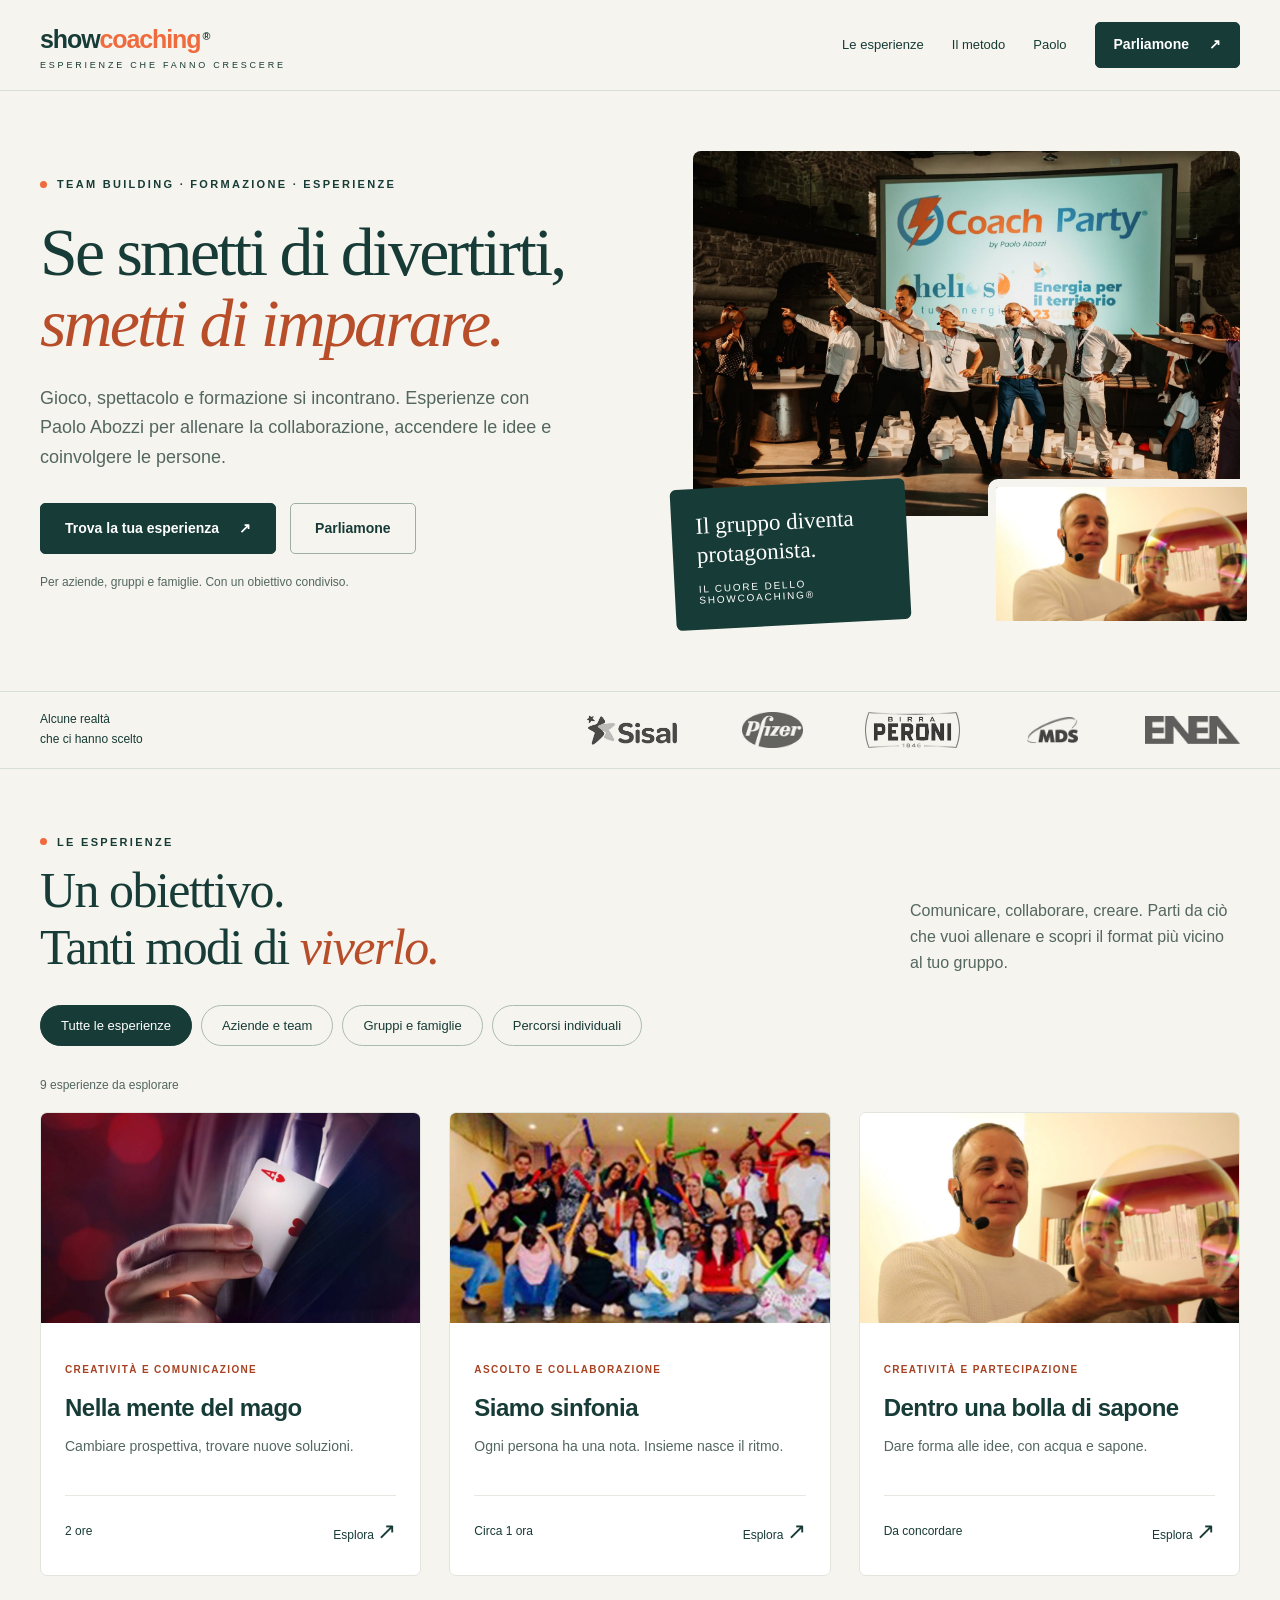
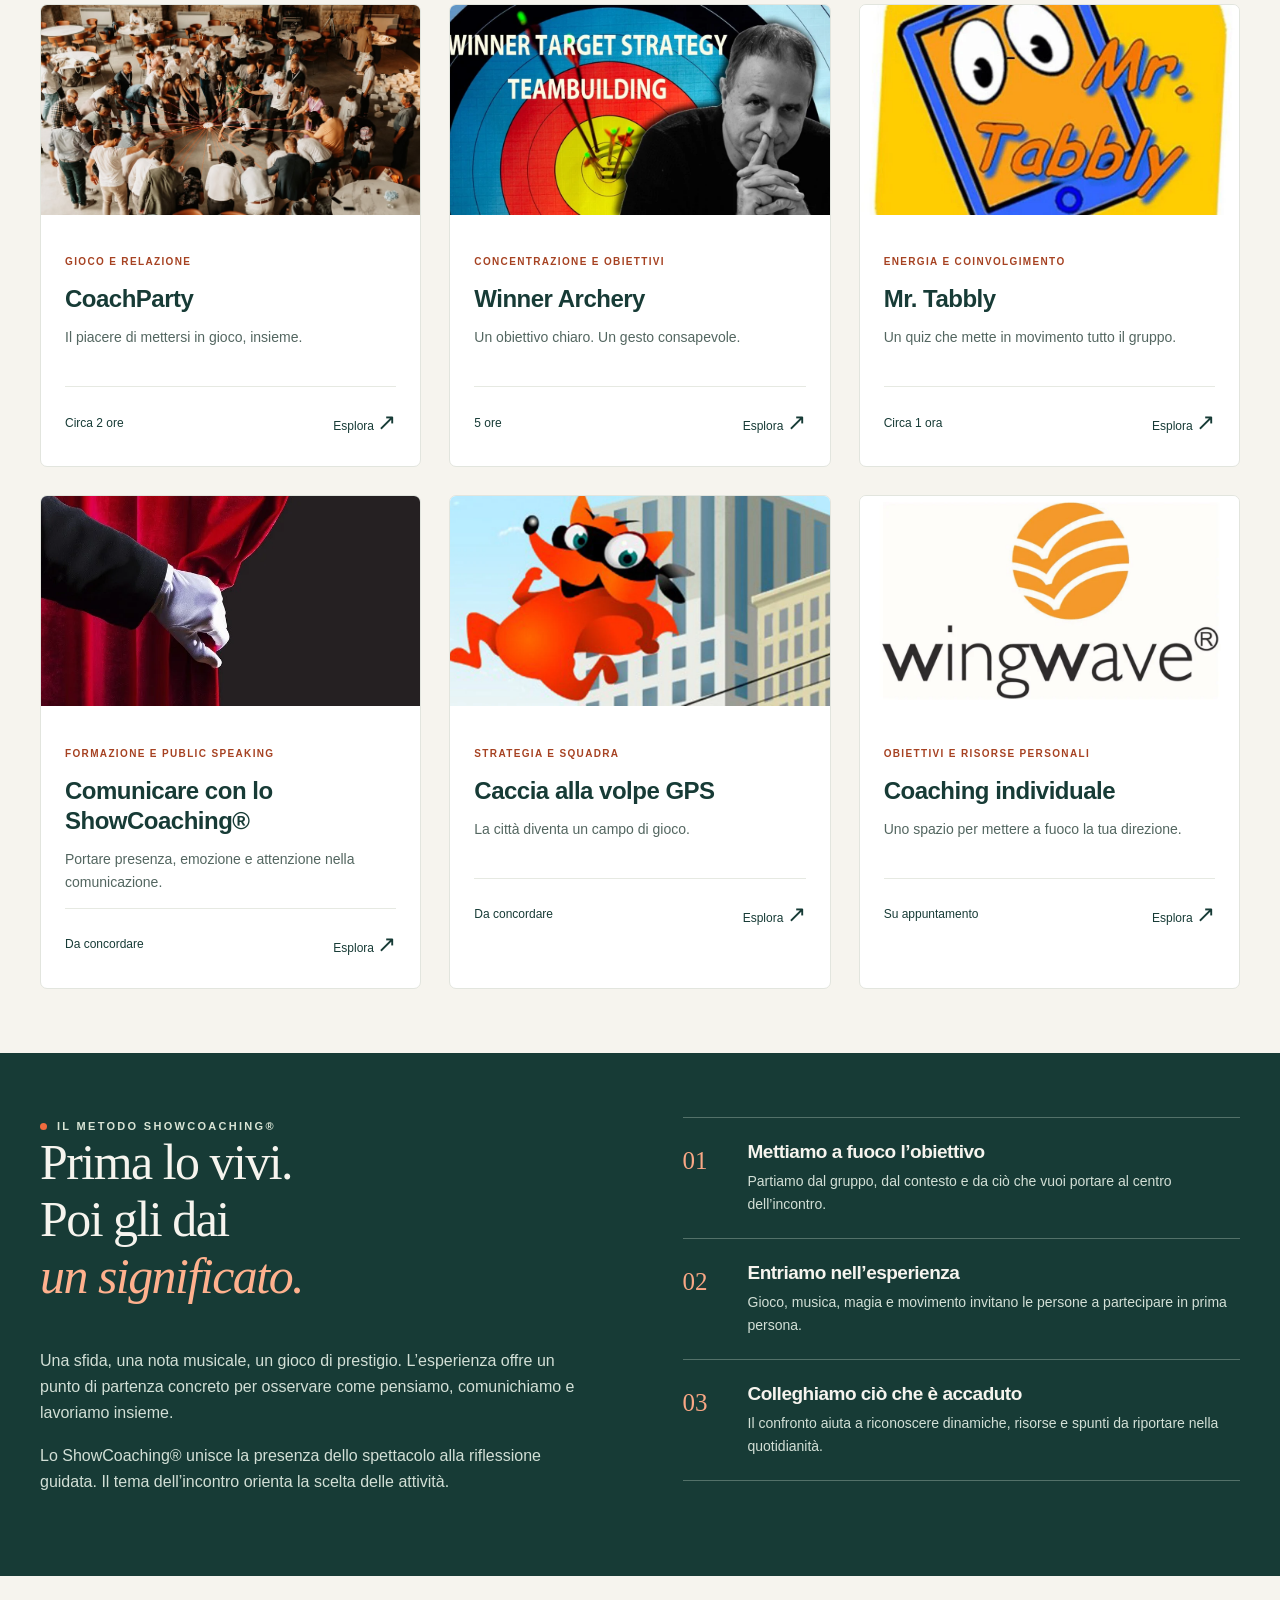
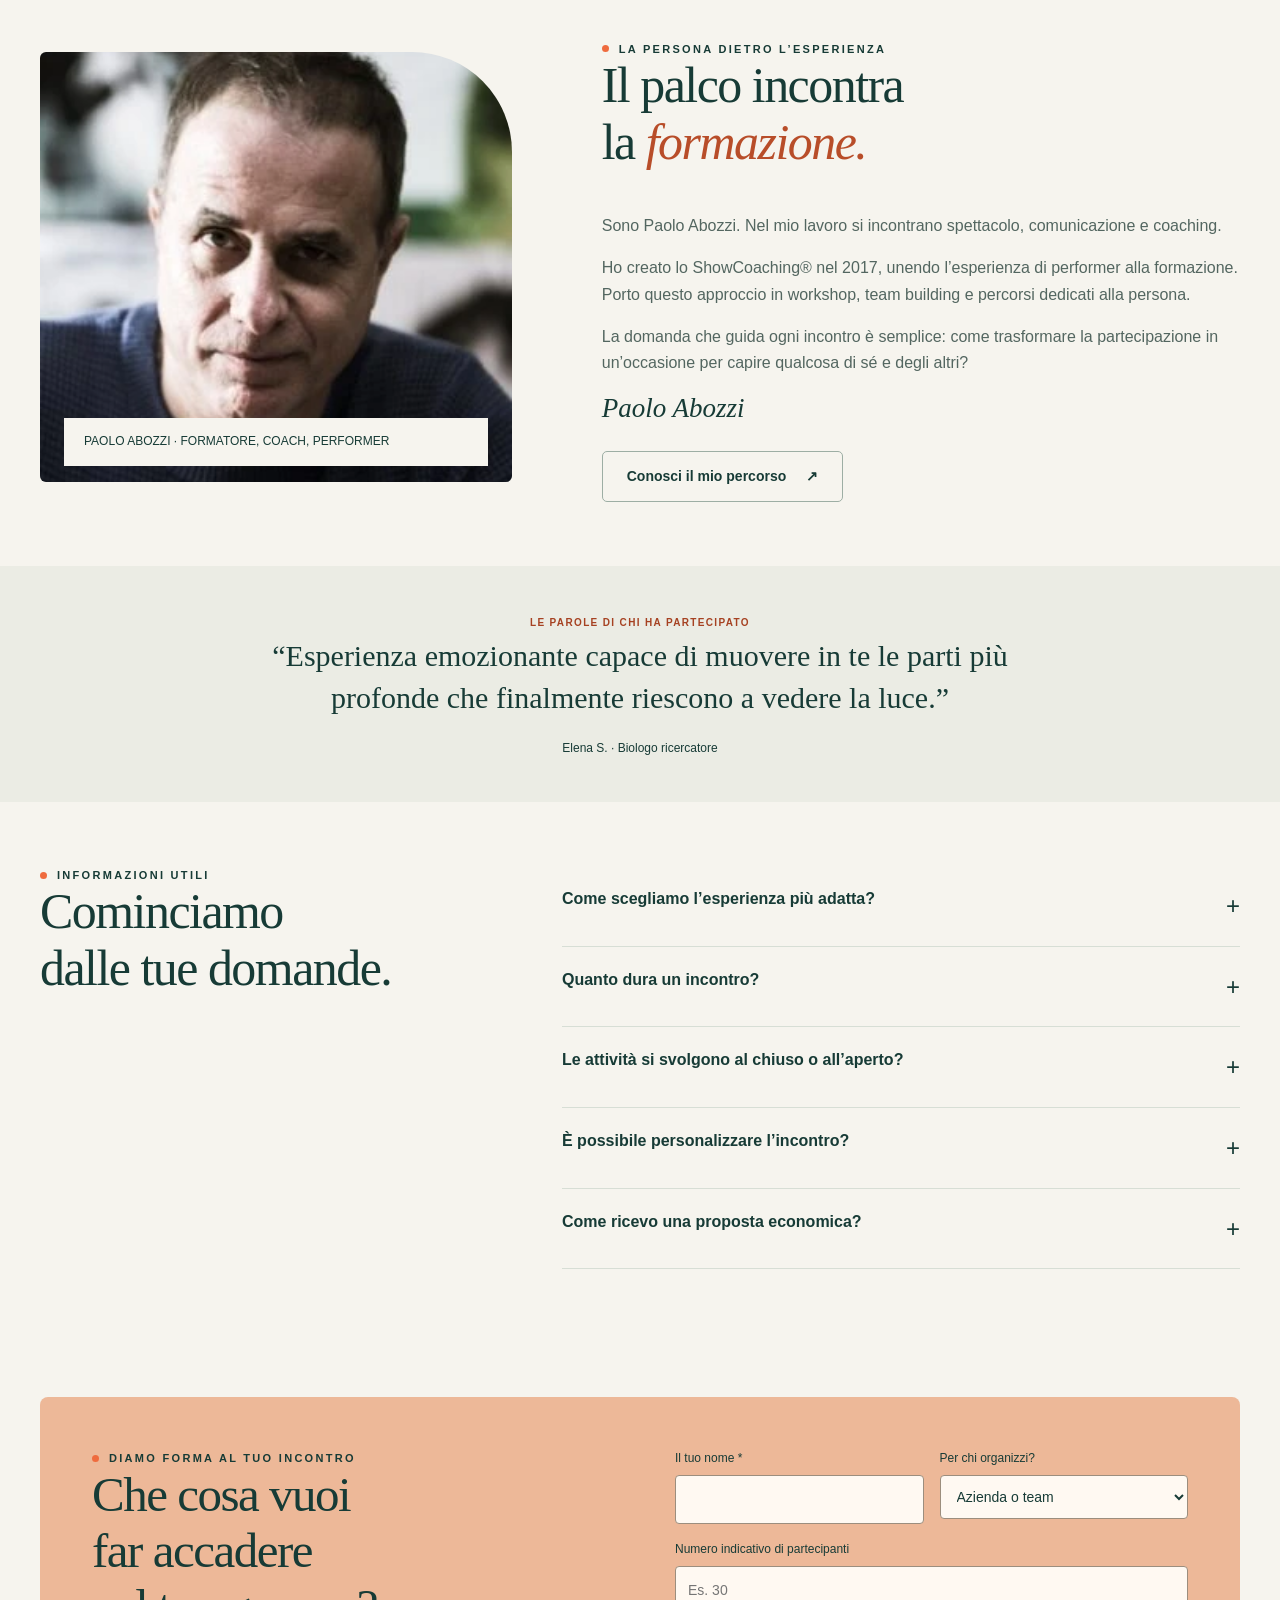
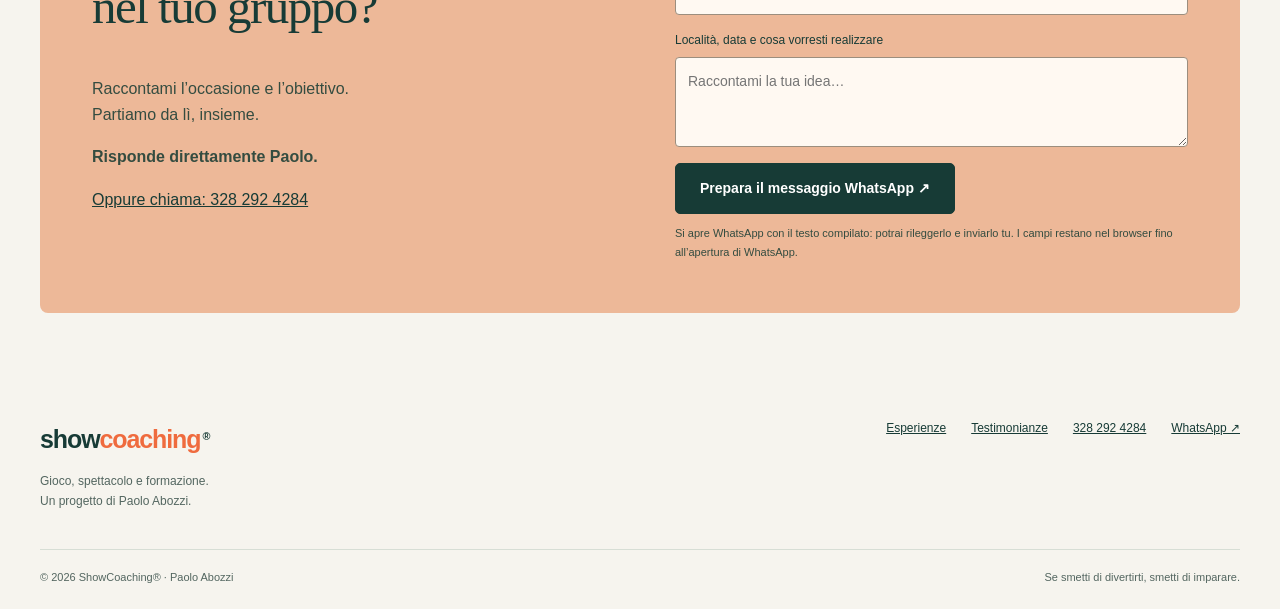
<file: index.html>
<!doctype html><html lang="it"><head><meta charset="utf-8"><meta name="viewport" content="width=device-width,initial-scale=1"><title>Team building e formazione con Paolo Abozzi | ShowCoaching®</title><meta name="description" content="Esperienze di team building, workshop e coaching con Paolo Abozzi. Magia, musica, bolle e gioco per coinvolgere il tuo gruppo."><meta name="robots" content="noindex,follow"><meta name="theme-color" content="#173b36"><meta property="og:title" content="Team building e formazione con Paolo Abozzi | ShowCoaching®"><meta property="og:description" content="Esperienze di team building, workshop e coaching con Paolo Abozzi. Magia, musica, bolle e gioco per coinvolgere il tuo gruppo."><link rel="icon" href="assets/favicon.svg" type="image/svg+xml"><link rel="stylesheet" href="style.css"><script src="script.js" defer></script></head><body><a class="skip" href="#main">Vai al contenuto</a><header><div class="wrap nav"><a class="brand" href="index.html" aria-label="ShowCoaching®, homepage">show<span>coaching</span><sup class="registered">®</sup><small>ESPERIENZE CHE FANNO CRESCERE</small></a><button class="menu-toggle" aria-expanded="false" aria-controls="navigation">Menu</button><nav id="navigation" class="links" aria-label="Navigazione principale"><a href="index.html#esperienze">Le esperienze</a><a href="index.html#metodo">Il metodo</a><a href="chi-siamo/">Paolo</a><a class="button small" href="index.html#contatti">Parliamone <span aria-hidden="true">↗</span></a></nav></div></header><main id="main"><div class="wrap hero"><div><div class="eyebrow">Team building · Formazione · Esperienze</div><h1>Se smetti di divertirti,<br><em>smetti di imparare.</em></h1><p class="lead">Gioco, spettacolo e formazione si incontrano. Esperienze con Paolo Abozzi per allenare la collaborazione, accendere le idee e coinvolgere le persone.</p><div class="actions"><a class="button" href="#esperienze">Trova la tua esperienza <span aria-hidden="true">↗</span></a><a class="button light" href="#contatti">Parliamone</a></div><p class="micro">Per aziende, gruppi e famiglie. Con un obiettivo condiviso.</p></div><div class="hero-art"><img class="hero-main" src="assets/coachparty-home.jpg" alt="Paolo Abozzi coinvolge un gruppo durante un evento CoachParty" width="1600" height="1066" fetchpriority="high"><img class="hero-bottom" src="assets/experience-03.webp" alt="Paolo conduce un’esperienza con le bolle di sapone" width="640" height="340"><div class="hero-note">Il gruppo diventa<br>protagonista.<small>Il cuore dello ShowCoaching®</small></div></div></div>
<div class="trust"><div class="wrap trust-inner"><p>Alcune realtà<br>che ci hanno scelto</p><div class="logos"><img src="assets/logo-09.webp" alt="Sisal" width="110" height="45" loading="lazy"><img src="assets/logo-13.webp" alt="Pfizer" width="110" height="45" loading="lazy"><img src="assets/logo-14.webp" alt="Peroni" width="110" height="45" loading="lazy"><img src="assets/logo-15.webp" alt="MSD" width="110" height="45" loading="lazy"><img src="assets/logo-18.webp" alt="ENEA" width="110" height="45" loading="lazy"></div></div></div>
<section class="section" id="esperienze"><div class="wrap"><div class="section-title"><div><div class="eyebrow">Le esperienze</div><h2>Un obiettivo.<br>Tanti modi di <em>viverlo.</em></h2></div><p>Comunicare, collaborare, creare. Parti da ciò che vuoi allenare e scopri il format più vicino al tuo gruppo.</p></div><div class="filters" role="group" aria-label="Filtra le esperienze"><button class="filter" data-filter="all" aria-pressed="true">Tutte le esperienze</button><button class="filter" data-filter="aziende" aria-pressed="false">Aziende e team</button><button class="filter" data-filter="famiglie" aria-pressed="false">Gruppi e famiglie</button><button class="filter" data-filter="individuale" aria-pressed="false">Percorsi individuali</button></div><p class="count" aria-live="polite">9 esperienze da esplorare</p><div class="grid"><article class="card" data-category="aziende"><a href="nella-mente-del-mago/"><img src="assets/experience-02.webp" alt="Nella mente del mago" width="640" height="340" loading="lazy"><div class="card-copy"><span class="tag">Creatività e comunicazione</span><h3>Nella mente del mago</h3><p>Cambiare prospettiva, trovare nuove soluzioni.</p><div class="card-end"><span>2 ore</span><span>Esplora <span class="arrow" aria-hidden="true">↗</span></span></div></div></a></article><article class="card" data-category="aziende"><a href="boomwhackers-siamo-note-della-stessa-sinfonia/"><img src="assets/experience-05.webp" alt="Siamo sinfonia" width="640" height="340" loading="lazy"><div class="card-copy"><span class="tag">Ascolto e collaborazione</span><h3>Siamo sinfonia</h3><p>Ogni persona ha una nota. Insieme nasce il ritmo.</p><div class="card-end"><span>Circa 1 ora</span><span>Esplora <span class="arrow" aria-hidden="true">↗</span></span></div></div></a></article><article class="card" data-category="aziende"><a href="dentro-una-bolla-di-sapone/"><img src="assets/experience-03.webp" alt="Dentro una bolla di sapone" width="640" height="340" loading="lazy"><div class="card-copy"><span class="tag">Creatività e partecipazione</span><h3>Dentro una bolla di sapone</h3><p>Dare forma alle idee, con acqua e sapone.</p><div class="card-end"><span>Da concordare</span><span>Esplora <span class="arrow" aria-hidden="true">↗</span></span></div></div></a></article><article class="card" data-category="famiglie aziende"><a href="coach-party/"><img src="assets/coachparty-gallery-01.jpg" alt="CoachParty" width="640" height="340" loading="lazy"><div class="card-copy"><span class="tag">Gioco e relazione</span><h3>CoachParty</h3><p>Il piacere di mettersi in gioco, insieme.</p><div class="card-end"><span>Circa 2 ore</span><span>Esplora <span class="arrow" aria-hidden="true">↗</span></span></div></div></a></article><article class="card" data-category="aziende"><a href="winner-archery/"><img src="assets/experience-01.webp" alt="Winner Archery" width="640" height="340" loading="lazy"><div class="card-copy"><span class="tag">Concentrazione e obiettivi</span><h3>Winner Archery</h3><p>Un obiettivo chiaro. Un gesto consapevole.</p><div class="card-end"><span>5 ore</span><span>Esplora <span class="arrow" aria-hidden="true">↗</span></span></div></div></a></article><article class="card" data-category="famiglie aziende"><a href="mr-tabbly/"><img src="assets/experience-04.webp" alt="Mr. Tabbly" width="640" height="340" loading="lazy"><div class="card-copy"><span class="tag">Energia e coinvolgimento</span><h3>Mr. Tabbly</h3><p>Un quiz che mette in movimento tutto il gruppo.</p><div class="card-end"><span>Circa 1 ora</span><span>Esplora <span class="arrow" aria-hidden="true">↗</span></span></div></div></a></article><article class="card" data-category="aziende"><a href="showcoaching/"><img src="assets/experience-06.webp" alt="Comunicare con lo ShowCoaching®" width="640" height="340" loading="lazy"><div class="card-copy"><span class="tag">Formazione e public speaking</span><h3>Comunicare con lo ShowCoaching®</h3><p>Portare presenza, emozione e attenzione nella comunicazione.</p><div class="card-end"><span>Da concordare</span><span>Esplora <span class="arrow" aria-hidden="true">↗</span></span></div></div></a></article><article class="card" data-category="famiglie aziende"><a href="caccia-alla-volpe-caccia-al-tesoro-con-il-gps/"><img src="assets/experience-07.webp" alt="Caccia alla volpe GPS" width="640" height="340" loading="lazy"><div class="card-copy"><span class="tag">Strategia e squadra</span><h3>Caccia alla volpe GPS</h3><p>La città diventa un campo di gioco.</p><div class="card-end"><span>Da concordare</span><span>Esplora <span class="arrow" aria-hidden="true">↗</span></span></div></div></a></article><article class="card" data-category="individuale"><a href="life-coaching/"><img src="assets/experience-08.webp" alt="Coaching individuale" width="640" height="340" loading="lazy"><div class="card-copy"><span class="tag">Obiettivi e risorse personali</span><h3>Coaching individuale</h3><p>Uno spazio per mettere a fuoco la tua direzione.</p><div class="card-end"><span>Su appuntamento</span><span>Esplora <span class="arrow" aria-hidden="true">↗</span></span></div></div></a></article></div></div></section>
<section class="section method" id="metodo"><div class="wrap method-layout"><div><div class="eyebrow">Il metodo ShowCoaching®</div><h2>Prima lo vivi.<br>Poi gli dai<br><em>un significato.</em></h2><p>Una sfida, una nota musicale, un gioco di prestigio. L’esperienza offre un punto di partenza concreto per osservare come pensiamo, comunichiamo e lavoriamo insieme.</p><p>Lo ShowCoaching® unisce la presenza dello spettacolo alla riflessione guidata. Il tema dell’incontro orienta la scelta delle attività.</p></div><ol class="steps"><li><span class="number">01</span><div><h3>Mettiamo a fuoco l’obiettivo</h3><p>Partiamo dal gruppo, dal contesto e da ciò che vuoi portare al centro dell’incontro.</p></div></li><li><span class="number">02</span><div><h3>Entriamo nell’esperienza</h3><p>Gioco, musica, magia e movimento invitano le persone a partecipare in prima persona.</p></div></li><li><span class="number">03</span><div><h3>Colleghiamo ciò che è accaduto</h3><p>Il confronto aiuta a riconoscere dinamiche, risorse e spunti da riportare nella quotidianità.</p></div></li></ol></div></section>
<section class="section" id="paolo"><div class="wrap about"><div class="portrait"><img src="assets/paolo.webp" alt="Paolo Abozzi, formatore e performer" width="600" height="600" loading="lazy"><div class="portrait-label">PAOLO ABOZZI · FORMATORE, COACH, PERFORMER</div></div><div><div class="eyebrow">La persona dietro l’esperienza</div><h2>Il palco incontra<br>la <em>formazione.</em></h2><p>Sono Paolo Abozzi. Nel mio lavoro si incontrano spettacolo, comunicazione e coaching.</p><p>Ho creato lo ShowCoaching® nel 2017, unendo l’esperienza di performer alla formazione. Porto questo approccio in workshop, team building e percorsi dedicati alla persona.</p><p>La domanda che guida ogni incontro è semplice: come trasformare la partecipazione in un’occasione per capire qualcosa di sé e degli altri?</p><p class="signature">Paolo Abozzi</p><a class="button light" href="chi-siamo/">Conosci il mio percorso <span aria-hidden="true">↗</span></a></div></div></section>
<div class="quote-band"><div class="wrap"><span class="tag">Le parole di chi ha partecipato</span><blockquote>“Esperienza emozionante capace di muovere in te le parti più profonde che finalmente riescono a vedere la luce.”</blockquote><cite>Elena S. · Biologo ricercatore</cite></div></div>
<section class="section"><div class="wrap faq-layout"><div><div class="eyebrow">Informazioni utili</div><h2>Cominciamo<br>dalle tue domande.</h2></div><div><details><summary>Come scegliamo l’esperienza più adatta?</summary><p>Partiamo dal tuo obiettivo, dal numero di partecipanti e dal contesto. Paolo ti aiuta a individuare il format e a definirne lo svolgimento.</p></details><details><summary>Quanto dura un incontro?</summary><p>Dipende dal format: dal quiz e dall’orchestra con Boomwhackers, di circa un’ora, al percorso di tiro con l’arco di cinque ore. Le singole schede riportano le indicazioni disponibili.</p></details><details><summary>Le attività si svolgono al chiuso o all’aperto?</summary><p>La scelta dipende dall’esperienza e dalla sede. CoachParty può svolgersi in entrambi i contesti; per ogni proposta concordiamo spazi, allestimento ed esigenze tecniche.</p></details><details><summary>È possibile personalizzare l’incontro?</summary><p>Il confronto iniziale serve a definire obiettivi e contenuti. Alcuni format prevedono personalizzazioni specifiche, come le domande di Mr. Tabbly o il kit opzionale del laboratorio di magia.</p></details><details><summary>Come ricevo una proposta economica?</summary><p>Scrivi a Paolo indicando tipo di evento, località, data indicativa e partecipanti. Questi elementi permettono di preparare una proposta coerente con la richiesta.</p></details></div></div></section>
<section class="section" id="contatti"><div class="wrap"><div class="contact"><div><div class="eyebrow">Diamo forma al tuo incontro</div><h2>Che cosa vuoi<br>far accadere<br>nel tuo gruppo?</h2><p>Raccontami l’occasione e l’obiettivo.<br>Partiamo da lì, insieme.</p><p><strong>Risponde direttamente Paolo.</strong></p><a href="tel:+393282924284">Oppure chiama: 328 292 4284</a></div><form id="brief"><div class="field"><label for="nome">Il tuo nome *</label><input id="nome" name="nome" autocomplete="given-name" maxlength="100" required></div><div class="field"><label for="contesto">Per chi organizzi?</label><select id="contesto" name="contesto"><option>Azienda o team</option><option>Gruppo o famiglia</option><option>Percorso individuale</option><option>Altro contesto</option></select></div><div class="field full"><label for="persone">Numero indicativo di partecipanti</label><input id="persone" name="persone" type="number" min="1" max="100000" placeholder="Es. 30"></div><div class="field full"><label for="messaggio">Località, data e cosa vorresti realizzare</label><textarea id="messaggio" name="messaggio" maxlength="2000" placeholder="Raccontami la tua idea…"></textarea></div><div class="form-end"><button class="button" type="submit">Prepara il messaggio WhatsApp ↗</button><p>Si apre WhatsApp con il testo compilato: potrai rileggerlo e inviarlo tu. I campi restano nel browser fino all’apertura di WhatsApp.</p><noscript><p>Per scrivere a Paolo usa il collegamento WhatsApp in fondo alla pagina.</p></noscript></div></form></div></div></section></main><footer><div class="wrap"><div class="footer-main"><div><a class="brand" href="index.html">show<span>coaching</span><sup class="registered">®</sup></a><p>Gioco, spettacolo e formazione.<br>Un progetto di Paolo Abozzi.</p></div><div class="footer-links"><a href="index.html#esperienze">Esperienze</a><a href="testimonianze/">Testimonianze</a><a href="tel:+393282924284">328 292 4284</a><a href="https://wa.me/393282924284?text=Buongiorno%20Paolo%2C%20vorrei%20informazioni%20sulle%20esperienze%20ShowCoaching®." target="_blank" rel="noopener noreferrer">WhatsApp ↗</a></div></div><div class="footer-bottom"><span>© 2026 ShowCoaching® · Paolo Abozzi</span><span>Se smetti di divertirti, smetti di imparare.</span></div></div></footer><a class="button floating" href="https://wa.me/393282924284?text=Buongiorno%20Paolo%2C%20vorrei%20informazioni%20sulle%20esperienze%20ShowCoaching®." aria-label="Scrivi a Paolo su WhatsApp" target="_blank" rel="noopener noreferrer">Scrivi a Paolo ↗</a></body></html>
</file>
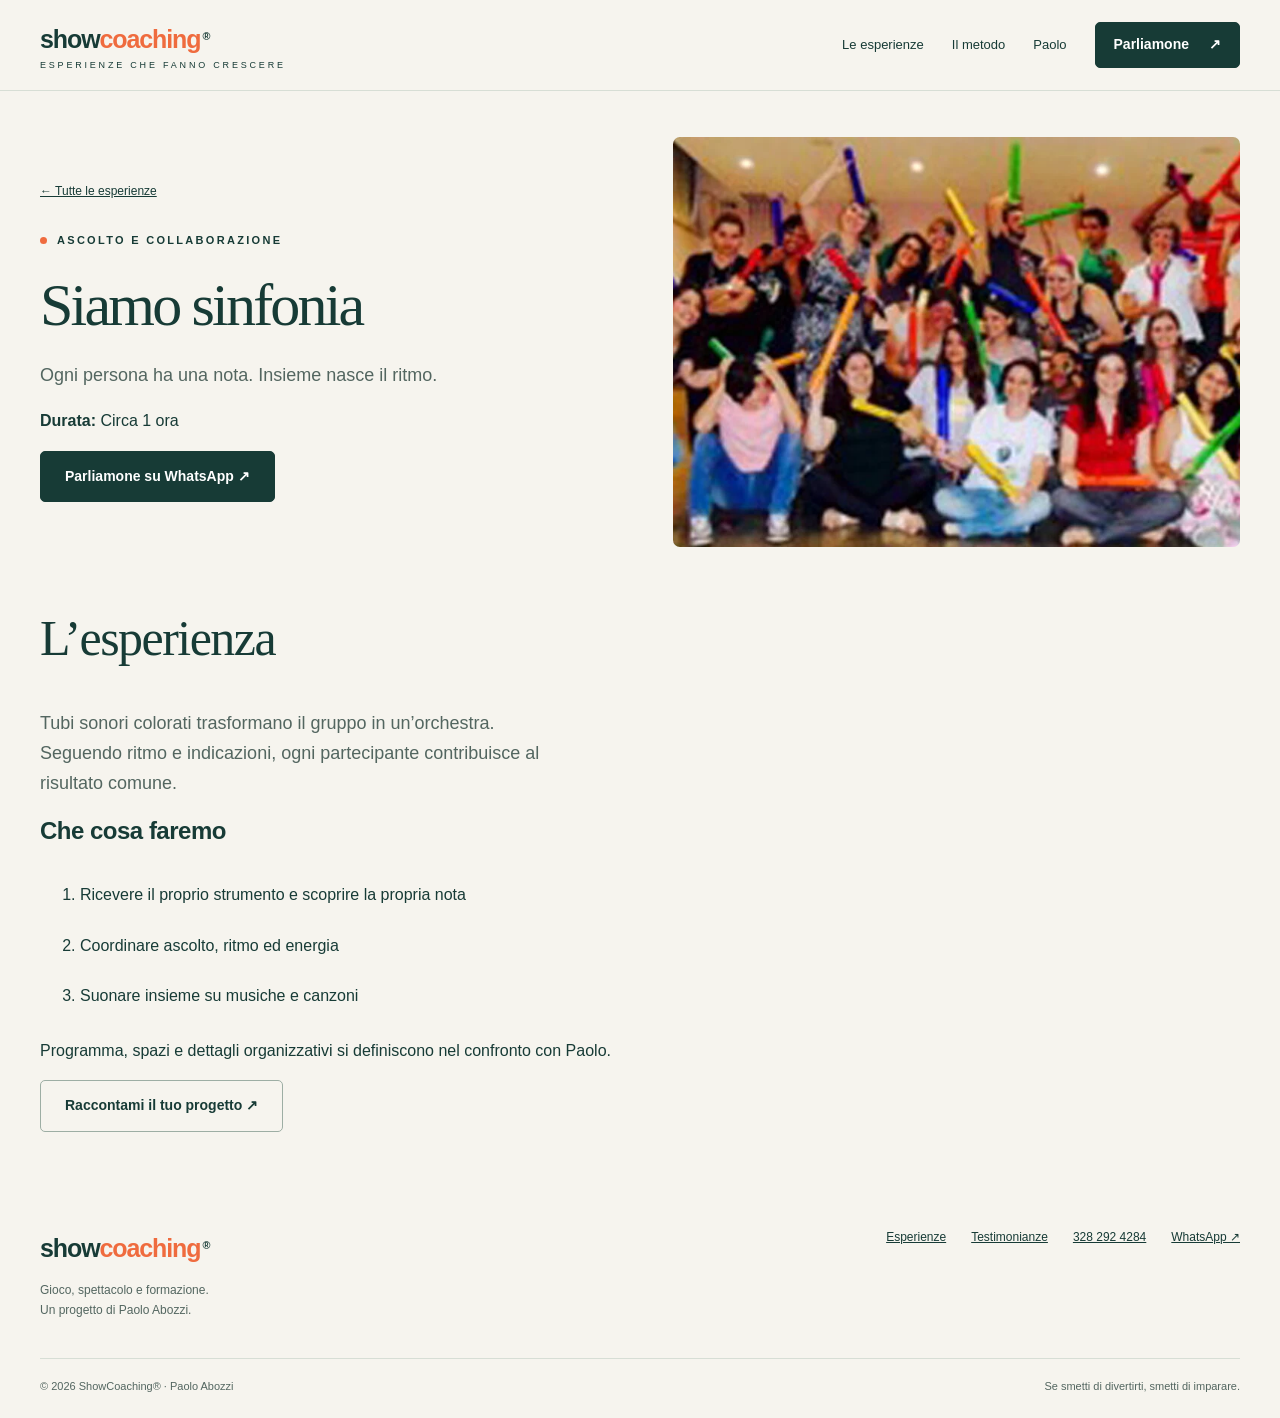
<file: boomwhackers-siamo-note-della-stessa-sinfonia/index.html>
<!doctype html><html lang="it"><head><meta charset="utf-8"><meta name="viewport" content="width=device-width,initial-scale=1"><title>Siamo sinfonia | ShowCoaching®</title><meta name="description" content="Ogni persona ha una nota. Insieme nasce il ritmo."><meta name="robots" content="noindex,follow"><meta name="theme-color" content="#173b36"><meta property="og:title" content="Siamo sinfonia | ShowCoaching®"><meta property="og:description" content="Ogni persona ha una nota. Insieme nasce il ritmo."><link rel="icon" href="../assets/favicon.svg" type="image/svg+xml"><link rel="stylesheet" href="../style.css"><script src="../script.js" defer></script></head><body><a class="skip" href="#main">Vai al contenuto</a><header><div class="wrap nav"><a class="brand" href="../index.html" aria-label="ShowCoaching®, homepage">show<span>coaching</span><sup class="registered">®</sup><small>ESPERIENZE CHE FANNO CRESCERE</small></a><button class="menu-toggle" aria-expanded="false" aria-controls="navigation">Menu</button><nav id="navigation" class="links" aria-label="Navigazione principale"><a href="../index.html#esperienze">Le esperienze</a><a href="../index.html#metodo">Il metodo</a><a href="../chi-siamo/">Paolo</a><a class="button small" href="../index.html#contatti">Parliamone <span aria-hidden="true">↗</span></a></nav></div></header><main id="main"><div class="wrap"><div class="detail-hero"><div><div class="crumb"><a href="../index.html#esperienze">← Tutte le esperienze</a></div><div class="eyebrow">Ascolto e collaborazione</div><h1>Siamo sinfonia</h1><p class="lead">Ogni persona ha una nota. Insieme nasce il ritmo.</p><p><strong>Durata:</strong> Circa 1 ora</p><a class="button" href="https://wa.me/393282924284?text=Buongiorno%20Paolo%2C%20vorrei%20informazioni%20su%20Siamo%20sinfonia." target="_blank" rel="noopener noreferrer">Parliamone su WhatsApp ↗</a></div><img src="../assets/experience-05.webp" alt="Siamo sinfonia" width="1024" height="544"></div><div class="detail-body"><h2>L’esperienza</h2><p class="lead">Tubi sonori colorati trasformano il gruppo in un’orchestra. Seguendo ritmo e indicazioni, ogni partecipante contribuisce al risultato comune.</p><h3>Che cosa faremo</h3><ol><li>Ricevere il proprio strumento e scoprire la propria nota</li><li>Coordinare ascolto, ritmo ed energia</li><li>Suonare insieme su musiche e canzoni</li></ol><p>Programma, spazi e dettagli organizzativi si definiscono nel confronto con Paolo.</p><a class="button light" href="../index.html#contatti">Raccontami il tuo progetto ↗</a></div></div></main><footer><div class="wrap"><div class="footer-main"><div><a class="brand" href="../index.html">show<span>coaching</span><sup class="registered">®</sup></a><p>Gioco, spettacolo e formazione.<br>Un progetto di Paolo Abozzi.</p></div><div class="footer-links"><a href="../index.html#esperienze">Esperienze</a><a href="../testimonianze/">Testimonianze</a><a href="tel:+393282924284">328 292 4284</a><a href="https://wa.me/393282924284?text=Buongiorno%20Paolo%2C%20vorrei%20informazioni%20sulle%20esperienze%20ShowCoaching®." target="_blank" rel="noopener noreferrer">WhatsApp ↗</a></div></div><div class="footer-bottom"><span>© 2026 ShowCoaching® · Paolo Abozzi</span><span>Se smetti di divertirti, smetti di imparare.</span></div></div></footer><a class="button floating" href="https://wa.me/393282924284?text=Buongiorno%20Paolo%2C%20vorrei%20informazioni%20sulle%20esperienze%20ShowCoaching®." aria-label="Scrivi a Paolo su WhatsApp" target="_blank" rel="noopener noreferrer">Scrivi a Paolo ↗</a></body></html>
</file>
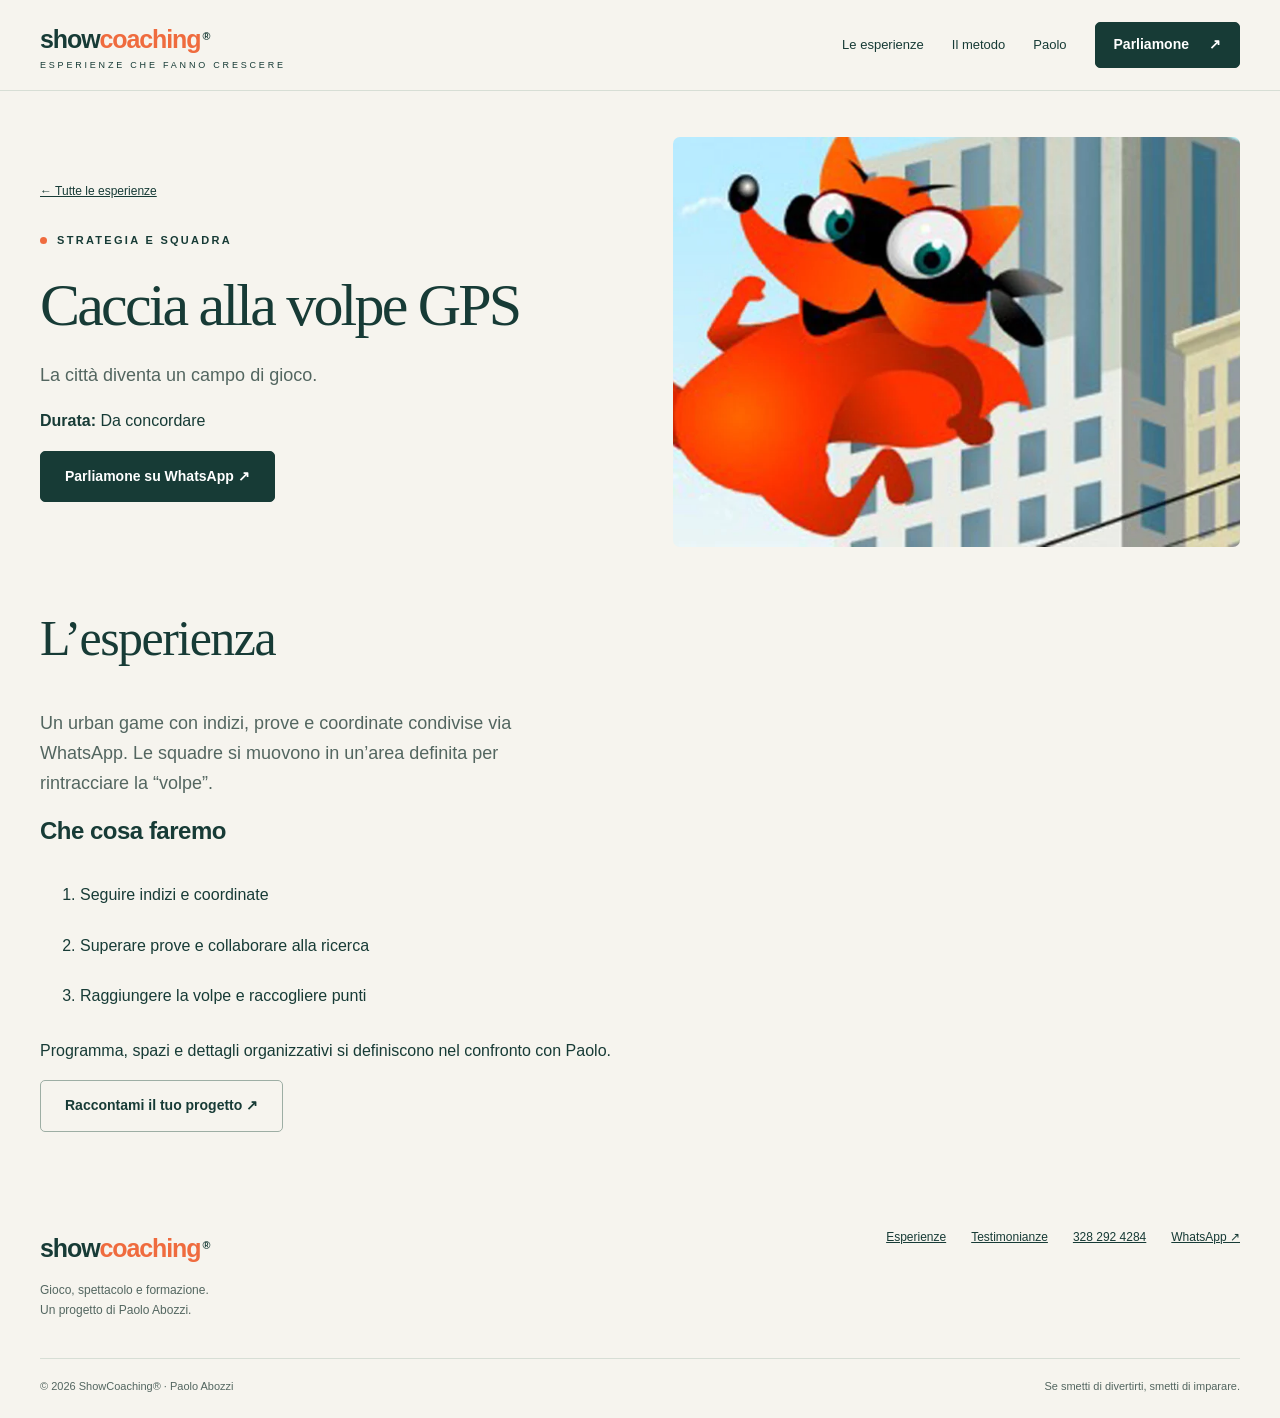
<file: caccia-alla-volpe-caccia-al-tesoro-con-il-gps/index.html>
<!doctype html><html lang="it"><head><meta charset="utf-8"><meta name="viewport" content="width=device-width,initial-scale=1"><title>Caccia alla volpe GPS | ShowCoaching®</title><meta name="description" content="La città diventa un campo di gioco."><meta name="robots" content="noindex,follow"><meta name="theme-color" content="#173b36"><meta property="og:title" content="Caccia alla volpe GPS | ShowCoaching®"><meta property="og:description" content="La città diventa un campo di gioco."><link rel="icon" href="../assets/favicon.svg" type="image/svg+xml"><link rel="stylesheet" href="../style.css"><script src="../script.js" defer></script></head><body><a class="skip" href="#main">Vai al contenuto</a><header><div class="wrap nav"><a class="brand" href="../index.html" aria-label="ShowCoaching®, homepage">show<span>coaching</span><sup class="registered">®</sup><small>ESPERIENZE CHE FANNO CRESCERE</small></a><button class="menu-toggle" aria-expanded="false" aria-controls="navigation">Menu</button><nav id="navigation" class="links" aria-label="Navigazione principale"><a href="../index.html#esperienze">Le esperienze</a><a href="../index.html#metodo">Il metodo</a><a href="../chi-siamo/">Paolo</a><a class="button small" href="../index.html#contatti">Parliamone <span aria-hidden="true">↗</span></a></nav></div></header><main id="main"><div class="wrap"><div class="detail-hero"><div><div class="crumb"><a href="../index.html#esperienze">← Tutte le esperienze</a></div><div class="eyebrow">Strategia e squadra</div><h1>Caccia alla volpe GPS</h1><p class="lead">La città diventa un campo di gioco.</p><p><strong>Durata:</strong> Da concordare</p><a class="button" href="https://wa.me/393282924284?text=Buongiorno%20Paolo%2C%20vorrei%20informazioni%20su%20Caccia%20alla%20volpe%20GPS." target="_blank" rel="noopener noreferrer">Parliamone su WhatsApp ↗</a></div><img src="../assets/experience-07.webp" alt="Caccia alla volpe GPS" width="1024" height="544"></div><div class="detail-body"><h2>L’esperienza</h2><p class="lead">Un urban game con indizi, prove e coordinate condivise via WhatsApp. Le squadre si muovono in un’area definita per rintracciare la “volpe”.</p><h3>Che cosa faremo</h3><ol><li>Seguire indizi e coordinate</li><li>Superare prove e collaborare alla ricerca</li><li>Raggiungere la volpe e raccogliere punti</li></ol><p>Programma, spazi e dettagli organizzativi si definiscono nel confronto con Paolo.</p><a class="button light" href="../index.html#contatti">Raccontami il tuo progetto ↗</a></div></div></main><footer><div class="wrap"><div class="footer-main"><div><a class="brand" href="../index.html">show<span>coaching</span><sup class="registered">®</sup></a><p>Gioco, spettacolo e formazione.<br>Un progetto di Paolo Abozzi.</p></div><div class="footer-links"><a href="../index.html#esperienze">Esperienze</a><a href="../testimonianze/">Testimonianze</a><a href="tel:+393282924284">328 292 4284</a><a href="https://wa.me/393282924284?text=Buongiorno%20Paolo%2C%20vorrei%20informazioni%20sulle%20esperienze%20ShowCoaching®." target="_blank" rel="noopener noreferrer">WhatsApp ↗</a></div></div><div class="footer-bottom"><span>© 2026 ShowCoaching® · Paolo Abozzi</span><span>Se smetti di divertirti, smetti di imparare.</span></div></div></footer><a class="button floating" href="https://wa.me/393282924284?text=Buongiorno%20Paolo%2C%20vorrei%20informazioni%20sulle%20esperienze%20ShowCoaching®." aria-label="Scrivi a Paolo su WhatsApp" target="_blank" rel="noopener noreferrer">Scrivi a Paolo ↗</a></body></html>
</file>
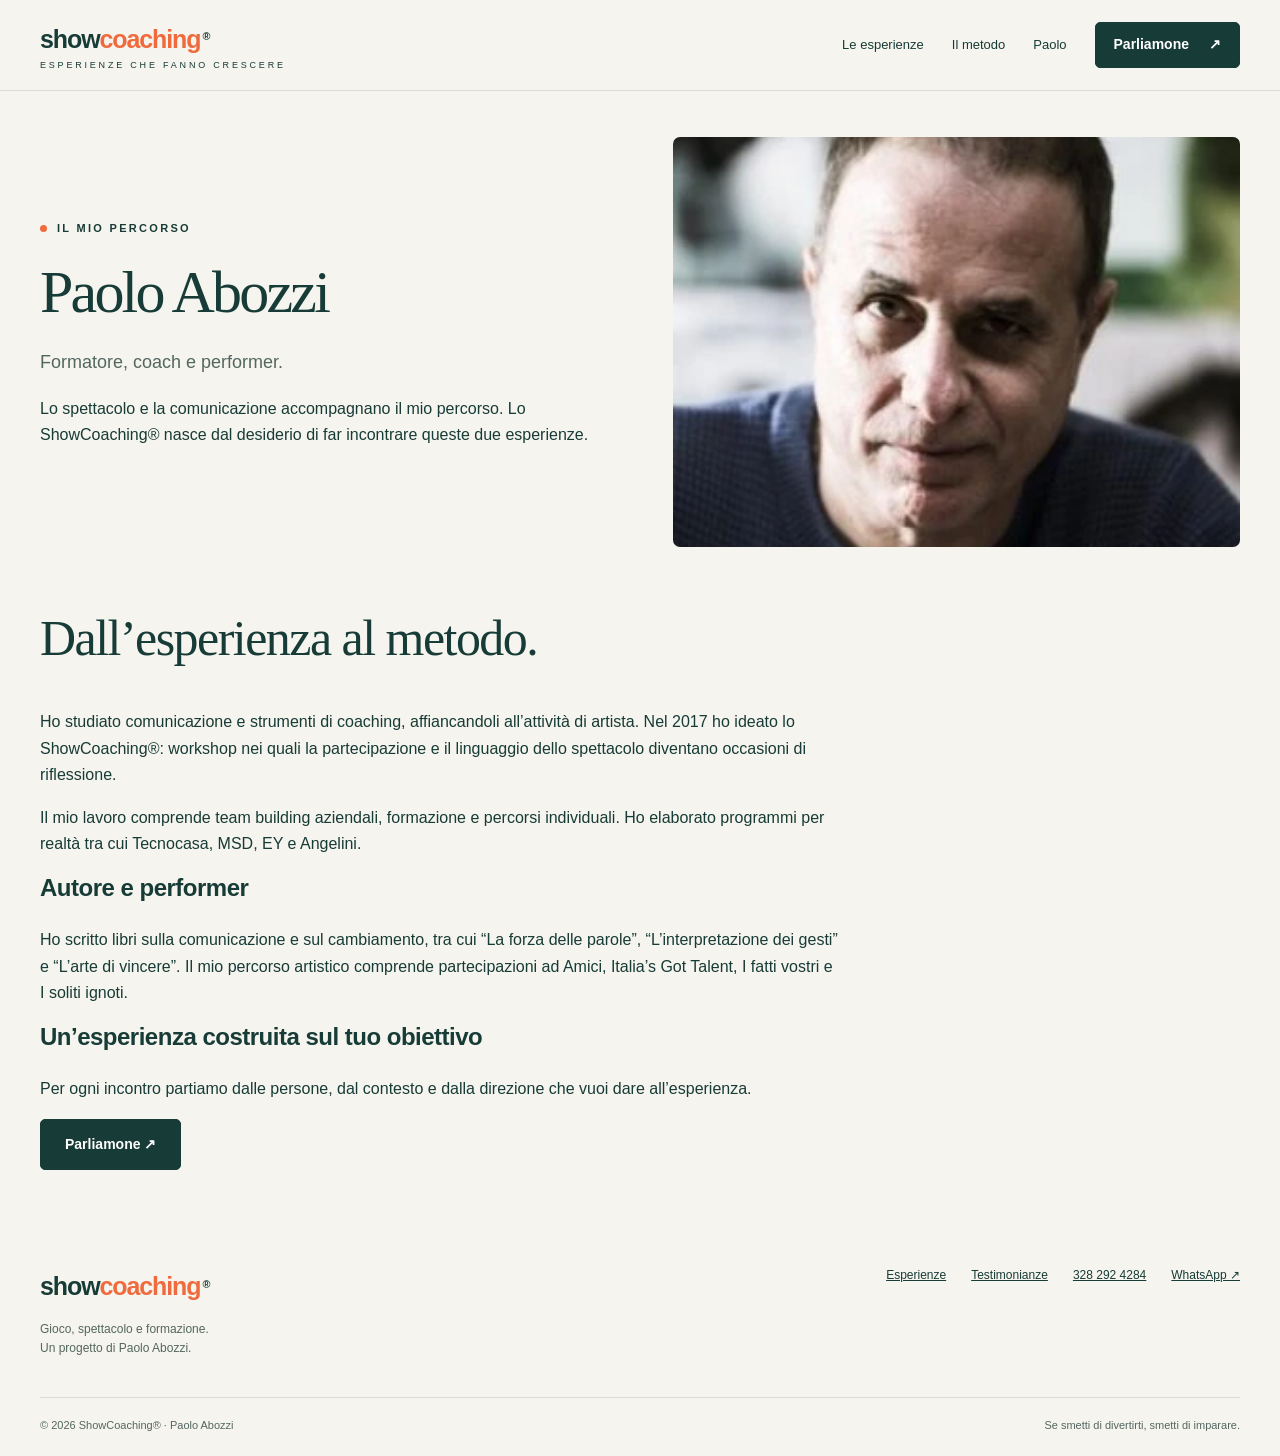
<file: chi-siamo/index.html>
<!doctype html><html lang="it"><head><meta charset="utf-8"><meta name="viewport" content="width=device-width,initial-scale=1"><title>Paolo Abozzi | ShowCoaching®</title><meta name="description" content="Il percorso di Paolo Abozzi: spettacolo, comunicazione, formazione e ShowCoaching®."><meta name="robots" content="noindex,follow"><meta name="theme-color" content="#173b36"><meta property="og:title" content="Paolo Abozzi | ShowCoaching®"><meta property="og:description" content="Il percorso di Paolo Abozzi: spettacolo, comunicazione, formazione e ShowCoaching®."><link rel="icon" href="../assets/favicon.svg" type="image/svg+xml"><link rel="stylesheet" href="../style.css"><script src="../script.js" defer></script></head><body><a class="skip" href="#main">Vai al contenuto</a><header><div class="wrap nav"><a class="brand" href="../index.html" aria-label="ShowCoaching®, homepage">show<span>coaching</span><sup class="registered">®</sup><small>ESPERIENZE CHE FANNO CRESCERE</small></a><button class="menu-toggle" aria-expanded="false" aria-controls="navigation">Menu</button><nav id="navigation" class="links" aria-label="Navigazione principale"><a href="../index.html#esperienze">Le esperienze</a><a href="../index.html#metodo">Il metodo</a><a href="../chi-siamo/">Paolo</a><a class="button small" href="../index.html#contatti">Parliamone <span aria-hidden="true">↗</span></a></nav></div></header><main id="main"><div class="wrap"><div class="detail-hero"><div><div class="eyebrow">Il mio percorso</div><h1>Paolo Abozzi</h1><p class="lead">Formatore, coach e performer.</p><p>Lo spettacolo e la comunicazione accompagnano il mio percorso. Lo ShowCoaching® nasce dal desiderio di far incontrare queste due esperienze.</p></div><img src="../assets/paolo.webp" alt="Paolo Abozzi" width="600" height="600"></div><div class="detail-body"><h2>Dall’esperienza al metodo.</h2><p>Ho studiato comunicazione e strumenti di coaching, affiancandoli all’attività di artista. Nel 2017 ho ideato lo ShowCoaching®: workshop nei quali la partecipazione e il linguaggio dello spettacolo diventano occasioni di riflessione.</p><p>Il mio lavoro comprende team building aziendali, formazione e percorsi individuali. Ho elaborato programmi per realtà tra cui Tecnocasa, MSD, EY e Angelini.</p><h3>Autore e performer</h3><p>Ho scritto libri sulla comunicazione e sul cambiamento, tra cui “La forza delle parole”, “L’interpretazione dei gesti” e “L’arte di vincere”. Il mio percorso artistico comprende partecipazioni ad Amici, Italia’s Got Talent, I fatti vostri e I soliti ignoti.</p><h3>Un’esperienza costruita sul tuo obiettivo</h3><p>Per ogni incontro partiamo dalle persone, dal contesto e dalla direzione che vuoi dare all’esperienza.</p><a class="button" href="../index.html#contatti">Parliamone ↗</a></div></div></main><footer><div class="wrap"><div class="footer-main"><div><a class="brand" href="../index.html">show<span>coaching</span><sup class="registered">®</sup></a><p>Gioco, spettacolo e formazione.<br>Un progetto di Paolo Abozzi.</p></div><div class="footer-links"><a href="../index.html#esperienze">Esperienze</a><a href="../testimonianze/">Testimonianze</a><a href="tel:+393282924284">328 292 4284</a><a href="https://wa.me/393282924284?text=Buongiorno%20Paolo%2C%20vorrei%20informazioni%20sulle%20esperienze%20ShowCoaching®." target="_blank" rel="noopener noreferrer">WhatsApp ↗</a></div></div><div class="footer-bottom"><span>© 2026 ShowCoaching® · Paolo Abozzi</span><span>Se smetti di divertirti, smetti di imparare.</span></div></div></footer><a class="button floating" href="https://wa.me/393282924284?text=Buongiorno%20Paolo%2C%20vorrei%20informazioni%20sulle%20esperienze%20ShowCoaching®." aria-label="Scrivi a Paolo su WhatsApp" target="_blank" rel="noopener noreferrer">Scrivi a Paolo ↗</a></body></html>
</file>
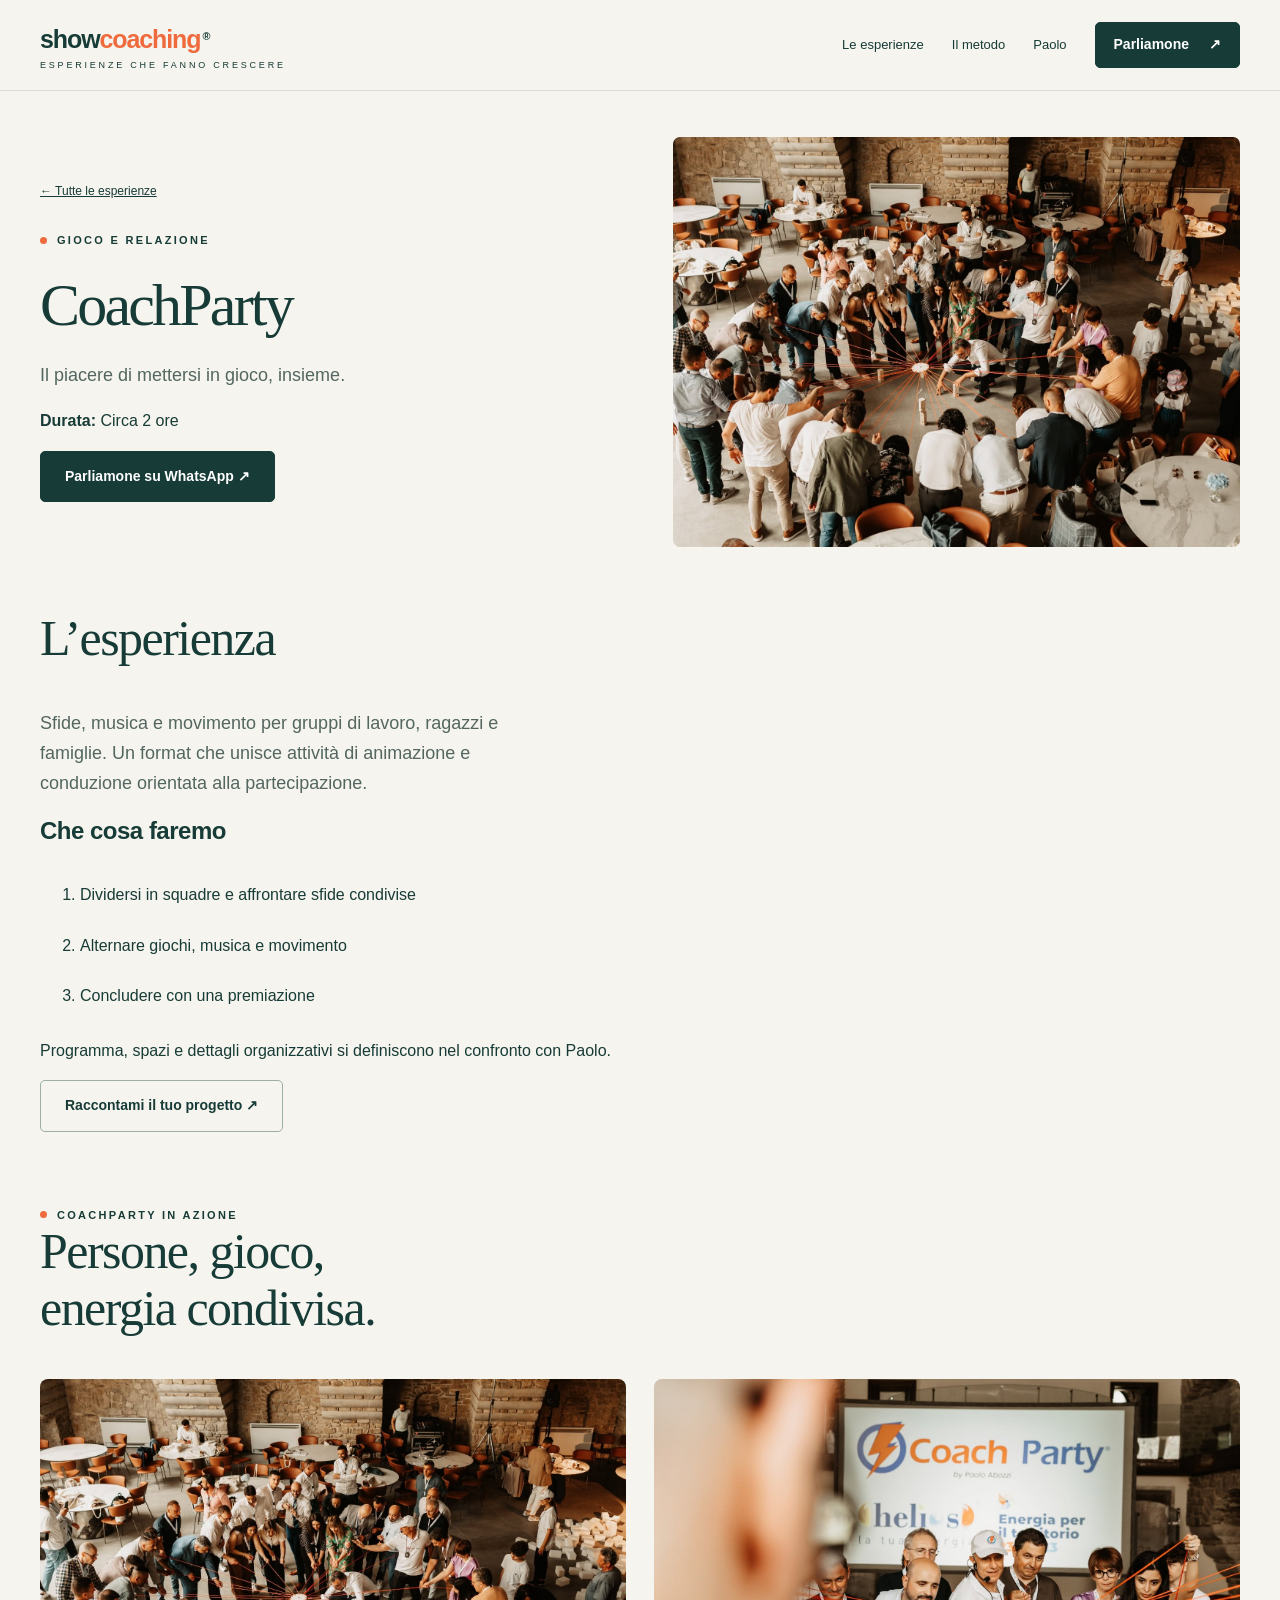
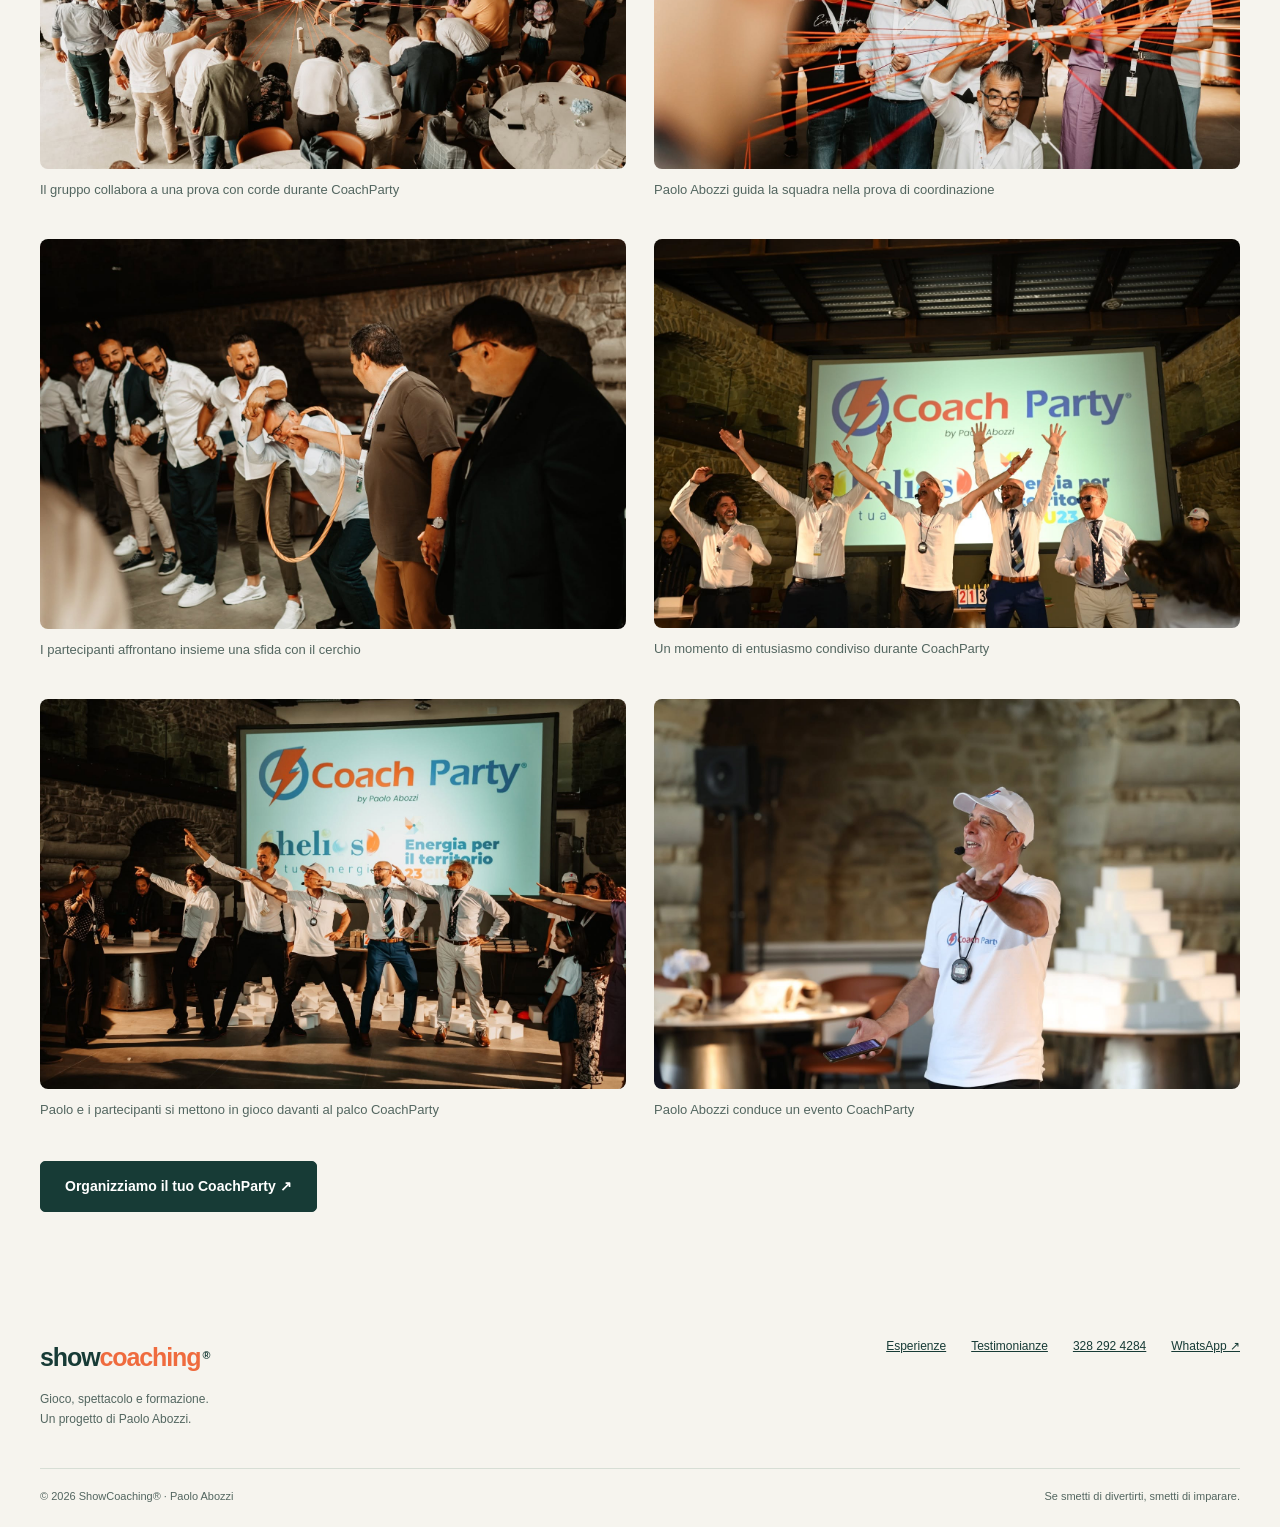
<file: coach-party/index.html>
<!doctype html><html lang="it"><head><meta charset="utf-8"><meta name="viewport" content="width=device-width,initial-scale=1"><title>CoachParty | ShowCoaching®</title><meta name="description" content="Il piacere di mettersi in gioco, insieme."><meta name="robots" content="noindex,follow"><meta name="theme-color" content="#173b36"><meta property="og:title" content="CoachParty | ShowCoaching®"><meta property="og:description" content="Il piacere di mettersi in gioco, insieme."><link rel="icon" href="../assets/favicon.svg" type="image/svg+xml"><link rel="stylesheet" href="../style.css"><script src="../script.js" defer></script></head><body><a class="skip" href="#main">Vai al contenuto</a><header><div class="wrap nav"><a class="brand" href="../index.html" aria-label="ShowCoaching®, homepage">show<span>coaching</span><sup class="registered">®</sup><small>ESPERIENZE CHE FANNO CRESCERE</small></a><button class="menu-toggle" aria-expanded="false" aria-controls="navigation">Menu</button><nav id="navigation" class="links" aria-label="Navigazione principale"><a href="../index.html#esperienze">Le esperienze</a><a href="../index.html#metodo">Il metodo</a><a href="../chi-siamo/">Paolo</a><a class="button small" href="../index.html#contatti">Parliamone <span aria-hidden="true">↗</span></a></nav></div></header><main id="main"><div class="wrap"><div class="detail-hero"><div><div class="crumb"><a href="../index.html#esperienze">← Tutte le esperienze</a></div><div class="eyebrow">Gioco e relazione</div><h1>CoachParty</h1><p class="lead">Il piacere di mettersi in gioco, insieme.</p><p><strong>Durata:</strong> Circa 2 ore</p><a class="button" href="https://wa.me/393282924284?text=Buongiorno%20Paolo%2C%20vorrei%20informazioni%20su%20CoachParty." target="_blank" rel="noopener noreferrer">Parliamone su WhatsApp ↗</a></div><img src="../assets/coachparty-gallery-01.jpg" alt="CoachParty" width="1024" height="544"></div><div class="detail-body"><h2>L’esperienza</h2><p class="lead">Sfide, musica e movimento per gruppi di lavoro, ragazzi e famiglie. Un format che unisce attività di animazione e conduzione orientata alla partecipazione.</p><h3>Che cosa faremo</h3><ol><li>Dividersi in squadre e affrontare sfide condivise</li><li>Alternare giochi, musica e movimento</li><li>Concludere con una premiazione</li></ol><p>Programma, spazi e dettagli organizzativi si definiscono nel confronto con Paolo.</p><a class="button light" href="../index.html#contatti">Raccontami il tuo progetto ↗</a></div></div><section class="section coach-gallery" aria-labelledby="gallery-title"><div class="wrap"><div class="eyebrow">CoachParty in azione</div><h2 id="gallery-title">Persone, gioco,<br>energia condivisa.</h2><div class="gallery-grid"><figure><img src="../assets/coachparty-gallery-01.jpg" alt="Il gruppo collabora a una prova con corde durante CoachParty" width="1600" height="1066" loading="lazy"><figcaption>Il gruppo collabora a una prova con corde durante CoachParty</figcaption></figure><figure><img src="../assets/coachparty-gallery-02.jpg" alt="Paolo Abozzi guida la squadra nella prova di coordinazione" width="1600" height="1066" loading="lazy"><figcaption>Paolo Abozzi guida la squadra nella prova di coordinazione</figcaption></figure><figure><img src="../assets/coachparty-gallery-03.jpg" alt="I partecipanti affrontano insieme una sfida con il cerchio" width="1600" height="1066" loading="lazy"><figcaption>I partecipanti affrontano insieme una sfida con il cerchio</figcaption></figure><figure><img src="../assets/coachparty-gallery-04.jpg" alt="Un momento di entusiasmo condiviso durante CoachParty" width="1600" height="1066" loading="lazy"><figcaption>Un momento di entusiasmo condiviso durante CoachParty</figcaption></figure><figure><img src="../assets/coachparty-gallery-05.jpg" alt="Paolo e i partecipanti si mettono in gioco davanti al palco CoachParty" width="1600" height="1066" loading="lazy"><figcaption>Paolo e i partecipanti si mettono in gioco davanti al palco CoachParty</figcaption></figure><figure><img src="../assets/coachparty-gallery-06.jpg" alt="Paolo Abozzi conduce un evento CoachParty" width="1600" height="1066" loading="lazy"><figcaption>Paolo Abozzi conduce un evento CoachParty</figcaption></figure></div><div class="actions"><a class="button" href="https://wa.me/393282924284?text=Buongiorno%20Paolo%2C%20vorrei%20organizzare%20un%20CoachParty." target="_blank" rel="noopener noreferrer">Organizziamo il tuo CoachParty ↗</a></div></div></section></main><footer><div class="wrap"><div class="footer-main"><div><a class="brand" href="../index.html">show<span>coaching</span><sup class="registered">®</sup></a><p>Gioco, spettacolo e formazione.<br>Un progetto di Paolo Abozzi.</p></div><div class="footer-links"><a href="../index.html#esperienze">Esperienze</a><a href="../testimonianze/">Testimonianze</a><a href="tel:+393282924284">328 292 4284</a><a href="https://wa.me/393282924284?text=Buongiorno%20Paolo%2C%20vorrei%20informazioni%20sulle%20esperienze%20ShowCoaching®." target="_blank" rel="noopener noreferrer">WhatsApp ↗</a></div></div><div class="footer-bottom"><span>© 2026 ShowCoaching® · Paolo Abozzi</span><span>Se smetti di divertirti, smetti di imparare.</span></div></div></footer><a class="button floating" href="https://wa.me/393282924284?text=Buongiorno%20Paolo%2C%20vorrei%20informazioni%20sulle%20esperienze%20ShowCoaching®." aria-label="Scrivi a Paolo su WhatsApp" target="_blank" rel="noopener noreferrer">Scrivi a Paolo ↗</a></body></html>
</file>
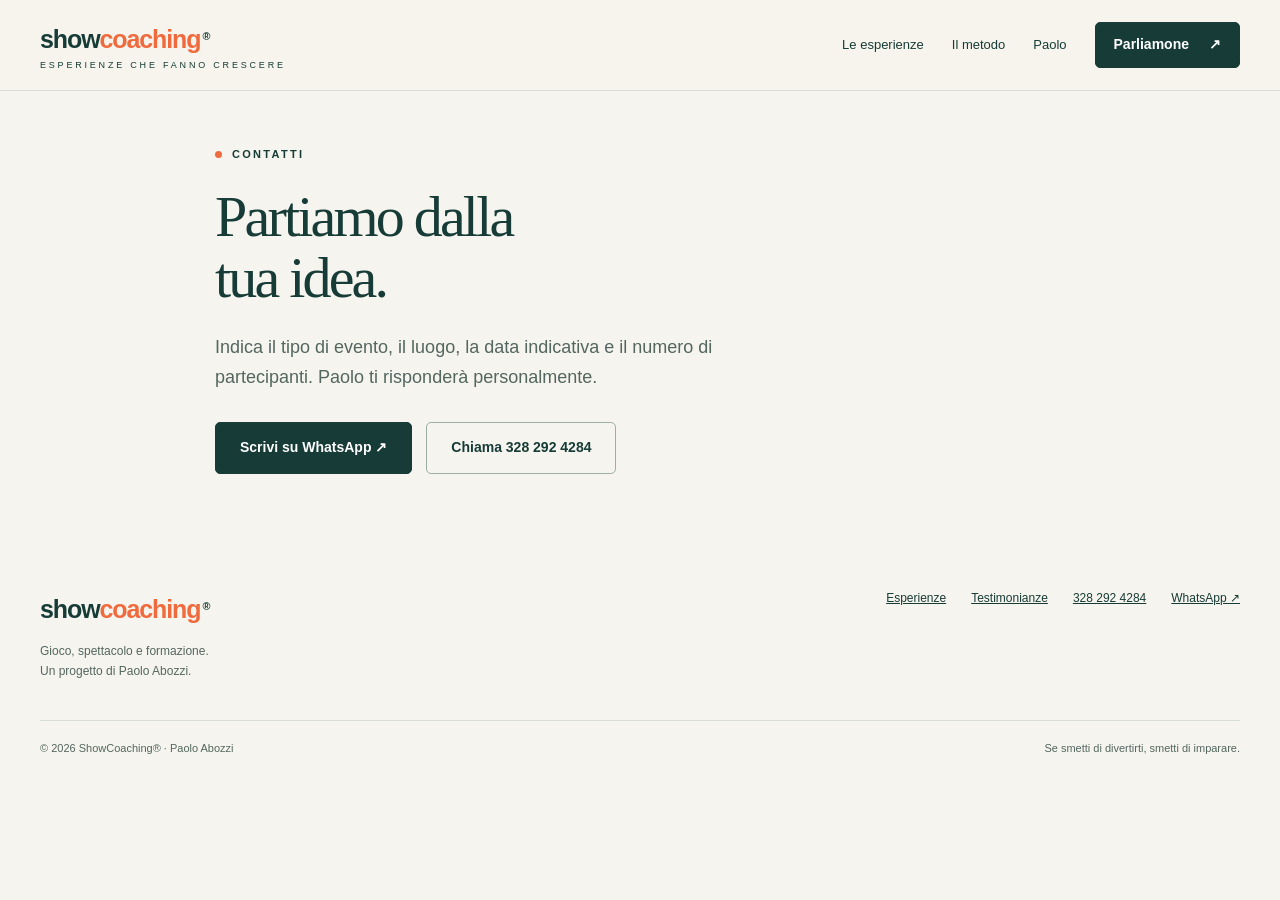
<file: contatti/index.html>
<!doctype html><html lang="it"><head><meta charset="utf-8"><meta name="viewport" content="width=device-width,initial-scale=1"><title>Contatti | ShowCoaching®</title><meta name="description" content="Contatta direttamente Paolo per workshop, team building e percorsi individuali."><meta name="robots" content="noindex,follow"><meta name="theme-color" content="#173b36"><meta property="og:title" content="Contatti | ShowCoaching®"><meta property="og:description" content="Contatta direttamente Paolo per workshop, team building e percorsi individuali."><link rel="icon" href="../assets/favicon.svg" type="image/svg+xml"><link rel="stylesheet" href="../style.css"><script src="../script.js" defer></script></head><body><a class="skip" href="#main">Vai al contenuto</a><header><div class="wrap nav"><a class="brand" href="../index.html" aria-label="ShowCoaching®, homepage">show<span>coaching</span><sup class="registered">®</sup><small>ESPERIENZE CHE FANNO CRESCERE</small></a><button class="menu-toggle" aria-expanded="false" aria-controls="navigation">Menu</button><nav id="navigation" class="links" aria-label="Navigazione principale"><a href="../index.html#esperienze">Le esperienze</a><a href="../index.html#metodo">Il metodo</a><a href="../chi-siamo/">Paolo</a><a class="button small" href="../index.html#contatti">Parliamone <span aria-hidden="true">↗</span></a></nav></div></header><main id="main"><div class="wrap simple"><div class="eyebrow">Contatti</div><h1>Partiamo dalla<br>tua idea.</h1><p class="lead">Indica il tipo di evento, il luogo, la data indicativa e il numero di partecipanti. Paolo ti risponderà personalmente.</p><div class="actions"><a class="button" href="https://wa.me/393282924284?text=Buongiorno%20Paolo%2C%20vorrei%20informazioni%20sulle%20esperienze%20ShowCoaching®." target="_blank" rel="noopener noreferrer">Scrivi su WhatsApp ↗</a><a class="button light" href="tel:+393282924284">Chiama 328 292 4284</a></div></div></main><footer><div class="wrap"><div class="footer-main"><div><a class="brand" href="../index.html">show<span>coaching</span><sup class="registered">®</sup></a><p>Gioco, spettacolo e formazione.<br>Un progetto di Paolo Abozzi.</p></div><div class="footer-links"><a href="../index.html#esperienze">Esperienze</a><a href="../testimonianze/">Testimonianze</a><a href="tel:+393282924284">328 292 4284</a><a href="https://wa.me/393282924284?text=Buongiorno%20Paolo%2C%20vorrei%20informazioni%20sulle%20esperienze%20ShowCoaching®." target="_blank" rel="noopener noreferrer">WhatsApp ↗</a></div></div><div class="footer-bottom"><span>© 2026 ShowCoaching® · Paolo Abozzi</span><span>Se smetti di divertirti, smetti di imparare.</span></div></div></footer><a class="button floating" href="https://wa.me/393282924284?text=Buongiorno%20Paolo%2C%20vorrei%20informazioni%20sulle%20esperienze%20ShowCoaching®." aria-label="Scrivi a Paolo su WhatsApp" target="_blank" rel="noopener noreferrer">Scrivi a Paolo ↗</a></body></html>
</file>
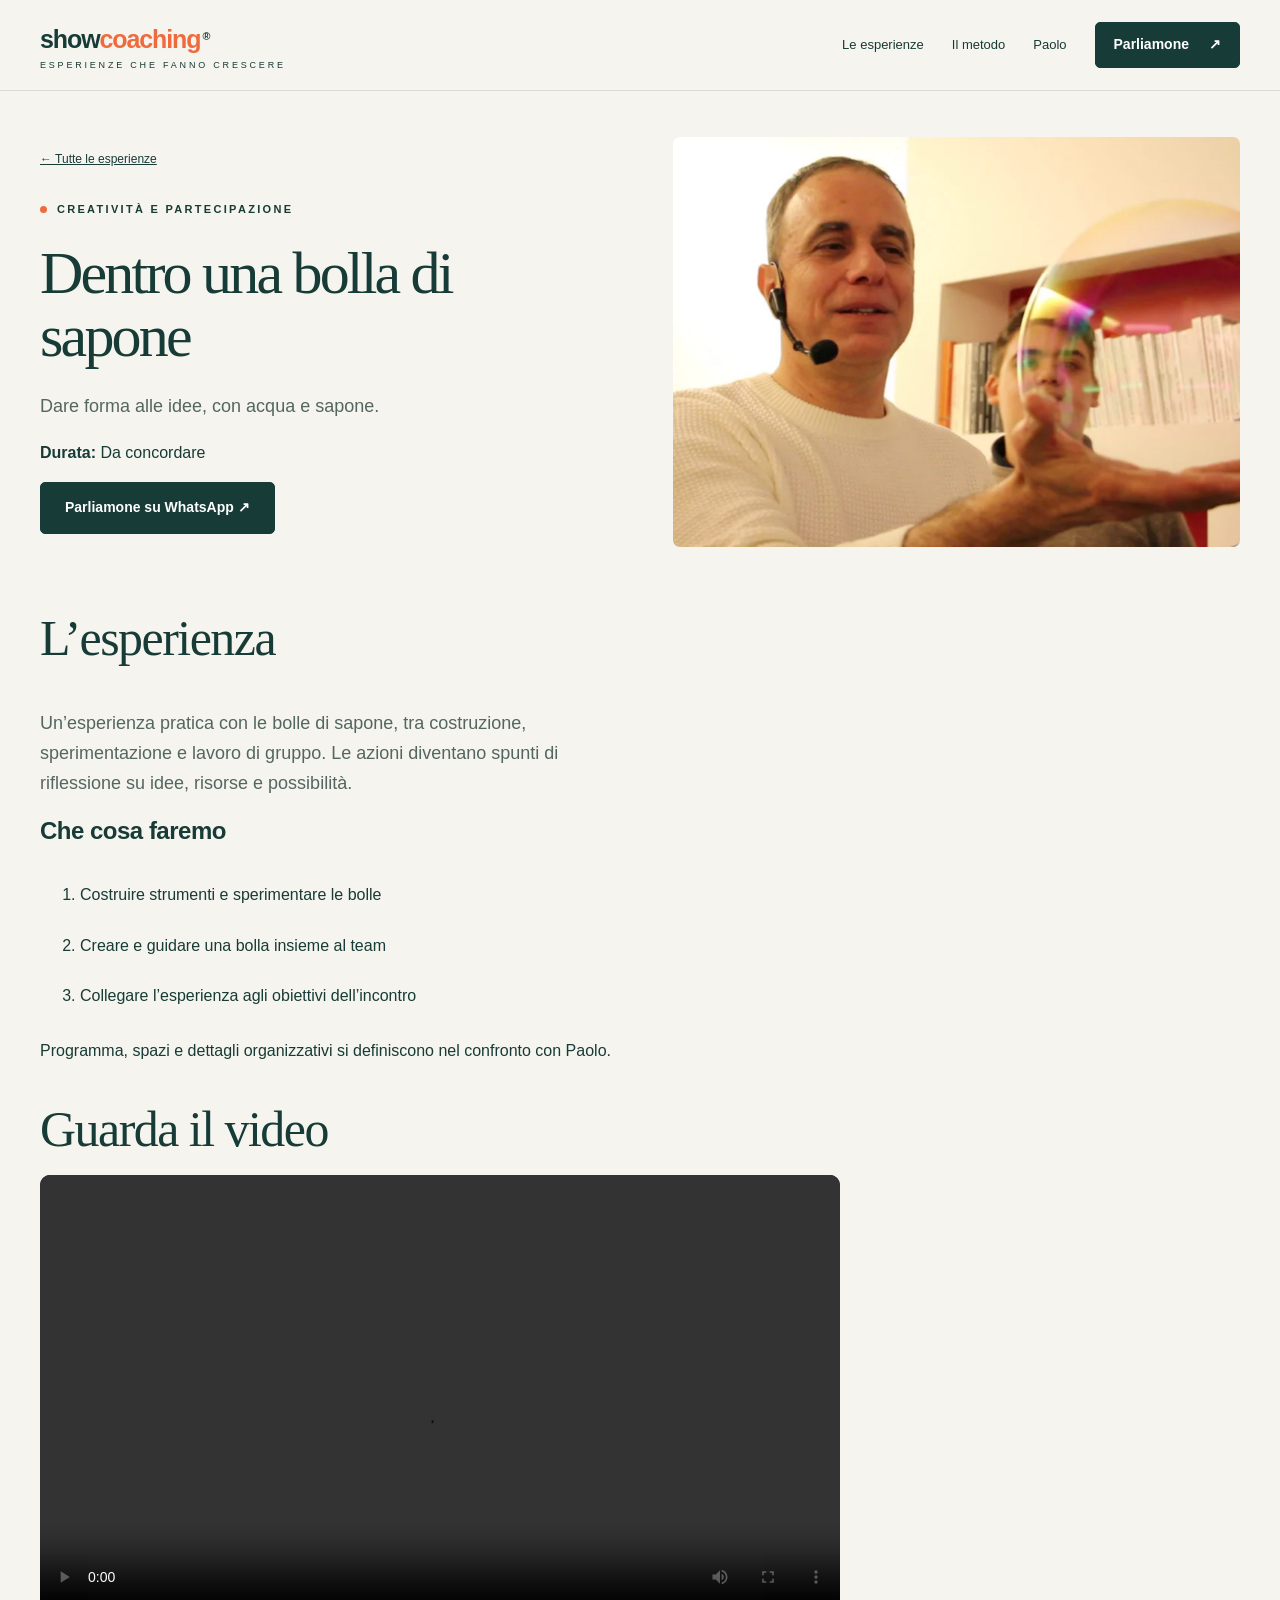
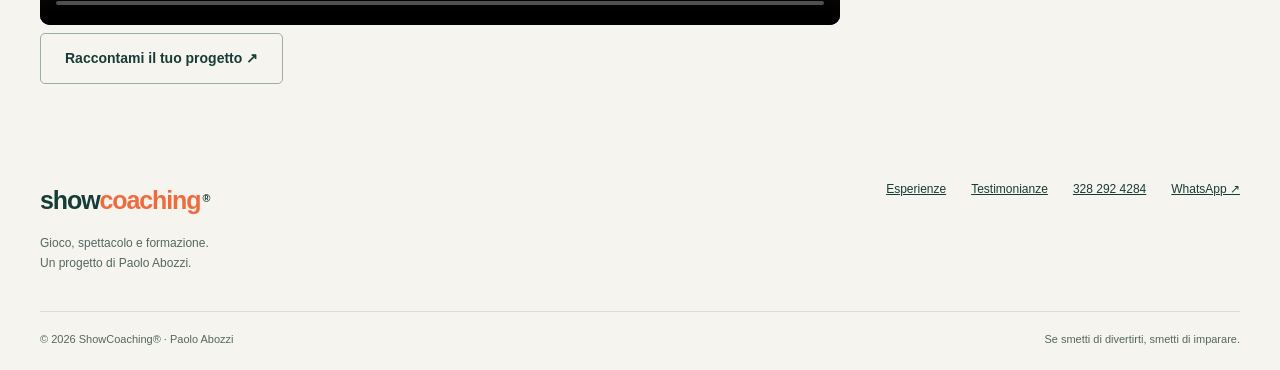
<file: dentro-una-bolla-di-sapone/index.html>
<!doctype html><html lang="it"><head><meta charset="utf-8"><meta name="viewport" content="width=device-width,initial-scale=1"><title>Dentro una bolla di sapone | ShowCoaching®</title><meta name="description" content="Dare forma alle idee, con acqua e sapone."><meta name="robots" content="noindex,follow"><meta name="theme-color" content="#173b36"><meta property="og:title" content="Dentro una bolla di sapone | ShowCoaching®"><meta property="og:description" content="Dare forma alle idee, con acqua e sapone."><link rel="icon" href="../assets/favicon.svg" type="image/svg+xml"><link rel="stylesheet" href="../style.css"><script src="../script.js" defer></script></head><body><a class="skip" href="#main">Vai al contenuto</a><header><div class="wrap nav"><a class="brand" href="../index.html" aria-label="ShowCoaching®, homepage">show<span>coaching</span><sup class="registered">®</sup><small>ESPERIENZE CHE FANNO CRESCERE</small></a><button class="menu-toggle" aria-expanded="false" aria-controls="navigation">Menu</button><nav id="navigation" class="links" aria-label="Navigazione principale"><a href="../index.html#esperienze">Le esperienze</a><a href="../index.html#metodo">Il metodo</a><a href="../chi-siamo/">Paolo</a><a class="button small" href="../index.html#contatti">Parliamone <span aria-hidden="true">↗</span></a></nav></div></header><main id="main"><div class="wrap"><div class="detail-hero"><div><div class="crumb"><a href="../index.html#esperienze">← Tutte le esperienze</a></div><div class="eyebrow">Creatività e partecipazione</div><h1>Dentro una bolla di sapone</h1><p class="lead">Dare forma alle idee, con acqua e sapone.</p><p><strong>Durata:</strong> Da concordare</p><a class="button" href="https://wa.me/393282924284?text=Buongiorno%20Paolo%2C%20vorrei%20informazioni%20su%20Dentro%20una%20bolla%20di%20sapone." target="_blank" rel="noopener noreferrer">Parliamone su WhatsApp ↗</a></div><img src="../assets/experience-03.webp" alt="Dentro una bolla di sapone" width="1024" height="544"></div><div class="detail-body"><h2>L’esperienza</h2><p class="lead">Un’esperienza pratica con le bolle di sapone, tra costruzione, sperimentazione e lavoro di gruppo. Le azioni diventano spunti di riflessione su idee, risorse e possibilità.</p><h3>Che cosa faremo</h3><ol><li>Costruire strumenti e sperimentare le bolle</li><li>Creare e guidare una bolla insieme al team</li><li>Collegare l’esperienza agli obiettivi dell’incontro</li></ol><p>Programma, spazi e dettagli organizzativi si definiscono nel confronto con Paolo.</p><section class="detail-video" aria-label="Video Dentro una bolla di sapone"><h2>Guarda il video</h2><video controls playsinline preload="metadata" width="1280" height="720"><source src="../assets/teambuilding.mp4" type="video/mp4">Il browser non supporta la riproduzione del video.</video></section><a class="button light" href="../index.html#contatti">Raccontami il tuo progetto ↗</a></div></div></main><footer><div class="wrap"><div class="footer-main"><div><a class="brand" href="../index.html">show<span>coaching</span><sup class="registered">®</sup></a><p>Gioco, spettacolo e formazione.<br>Un progetto di Paolo Abozzi.</p></div><div class="footer-links"><a href="../index.html#esperienze">Esperienze</a><a href="../testimonianze/">Testimonianze</a><a href="tel:+393282924284">328 292 4284</a><a href="https://wa.me/393282924284?text=Buongiorno%20Paolo%2C%20vorrei%20informazioni%20sulle%20esperienze%20ShowCoaching®." target="_blank" rel="noopener noreferrer">WhatsApp ↗</a></div></div><div class="footer-bottom"><span>© 2026 ShowCoaching® · Paolo Abozzi</span><span>Se smetti di divertirti, smetti di imparare.</span></div></div></footer><a class="button floating" href="https://wa.me/393282924284?text=Buongiorno%20Paolo%2C%20vorrei%20informazioni%20sulle%20esperienze%20ShowCoaching®." aria-label="Scrivi a Paolo su WhatsApp" target="_blank" rel="noopener noreferrer">Scrivi a Paolo ↗</a></body></html>
</file>
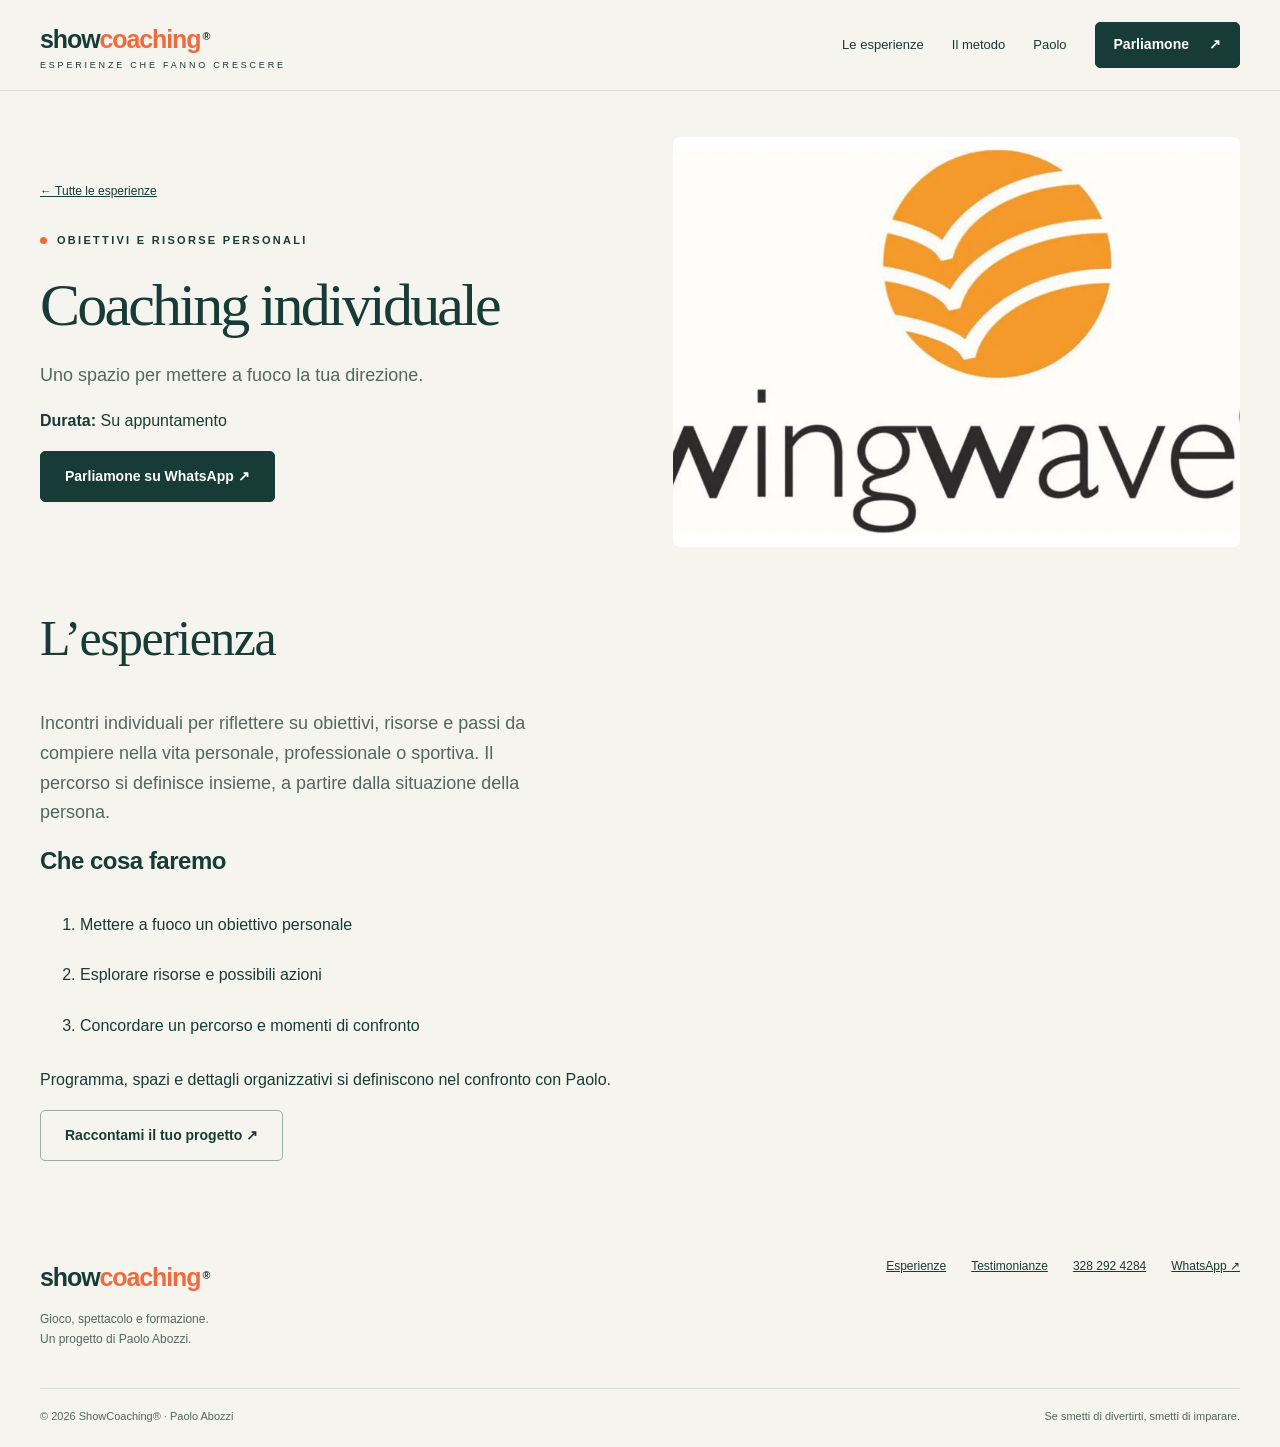
<file: life-coaching/index.html>
<!doctype html><html lang="it"><head><meta charset="utf-8"><meta name="viewport" content="width=device-width,initial-scale=1"><title>Coaching individuale | ShowCoaching®</title><meta name="description" content="Uno spazio per mettere a fuoco la tua direzione."><meta name="robots" content="noindex,follow"><meta name="theme-color" content="#173b36"><meta property="og:title" content="Coaching individuale | ShowCoaching®"><meta property="og:description" content="Uno spazio per mettere a fuoco la tua direzione."><link rel="icon" href="../assets/favicon.svg" type="image/svg+xml"><link rel="stylesheet" href="../style.css"><script src="../script.js" defer></script></head><body><a class="skip" href="#main">Vai al contenuto</a><header><div class="wrap nav"><a class="brand" href="../index.html" aria-label="ShowCoaching®, homepage">show<span>coaching</span><sup class="registered">®</sup><small>ESPERIENZE CHE FANNO CRESCERE</small></a><button class="menu-toggle" aria-expanded="false" aria-controls="navigation">Menu</button><nav id="navigation" class="links" aria-label="Navigazione principale"><a href="../index.html#esperienze">Le esperienze</a><a href="../index.html#metodo">Il metodo</a><a href="../chi-siamo/">Paolo</a><a class="button small" href="../index.html#contatti">Parliamone <span aria-hidden="true">↗</span></a></nav></div></header><main id="main"><div class="wrap"><div class="detail-hero"><div><div class="crumb"><a href="../index.html#esperienze">← Tutte le esperienze</a></div><div class="eyebrow">Obiettivi e risorse personali</div><h1>Coaching individuale</h1><p class="lead">Uno spazio per mettere a fuoco la tua direzione.</p><p><strong>Durata:</strong> Su appuntamento</p><a class="button" href="https://wa.me/393282924284?text=Buongiorno%20Paolo%2C%20vorrei%20informazioni%20su%20Coaching%20individuale." target="_blank" rel="noopener noreferrer">Parliamone su WhatsApp ↗</a></div><img src="../assets/experience-08.webp" alt="Coaching individuale" width="1024" height="544"></div><div class="detail-body"><h2>L’esperienza</h2><p class="lead">Incontri individuali per riflettere su obiettivi, risorse e passi da compiere nella vita personale, professionale o sportiva. Il percorso si definisce insieme, a partire dalla situazione della persona.</p><h3>Che cosa faremo</h3><ol><li>Mettere a fuoco un obiettivo personale</li><li>Esplorare risorse e possibili azioni</li><li>Concordare un percorso e momenti di confronto</li></ol><p>Programma, spazi e dettagli organizzativi si definiscono nel confronto con Paolo.</p><a class="button light" href="../index.html#contatti">Raccontami il tuo progetto ↗</a></div></div></main><footer><div class="wrap"><div class="footer-main"><div><a class="brand" href="../index.html">show<span>coaching</span><sup class="registered">®</sup></a><p>Gioco, spettacolo e formazione.<br>Un progetto di Paolo Abozzi.</p></div><div class="footer-links"><a href="../index.html#esperienze">Esperienze</a><a href="../testimonianze/">Testimonianze</a><a href="tel:+393282924284">328 292 4284</a><a href="https://wa.me/393282924284?text=Buongiorno%20Paolo%2C%20vorrei%20informazioni%20sulle%20esperienze%20ShowCoaching®." target="_blank" rel="noopener noreferrer">WhatsApp ↗</a></div></div><div class="footer-bottom"><span>© 2026 ShowCoaching® · Paolo Abozzi</span><span>Se smetti di divertirti, smetti di imparare.</span></div></div></footer><a class="button floating" href="https://wa.me/393282924284?text=Buongiorno%20Paolo%2C%20vorrei%20informazioni%20sulle%20esperienze%20ShowCoaching®." aria-label="Scrivi a Paolo su WhatsApp" target="_blank" rel="noopener noreferrer">Scrivi a Paolo ↗</a></body></html>
</file>
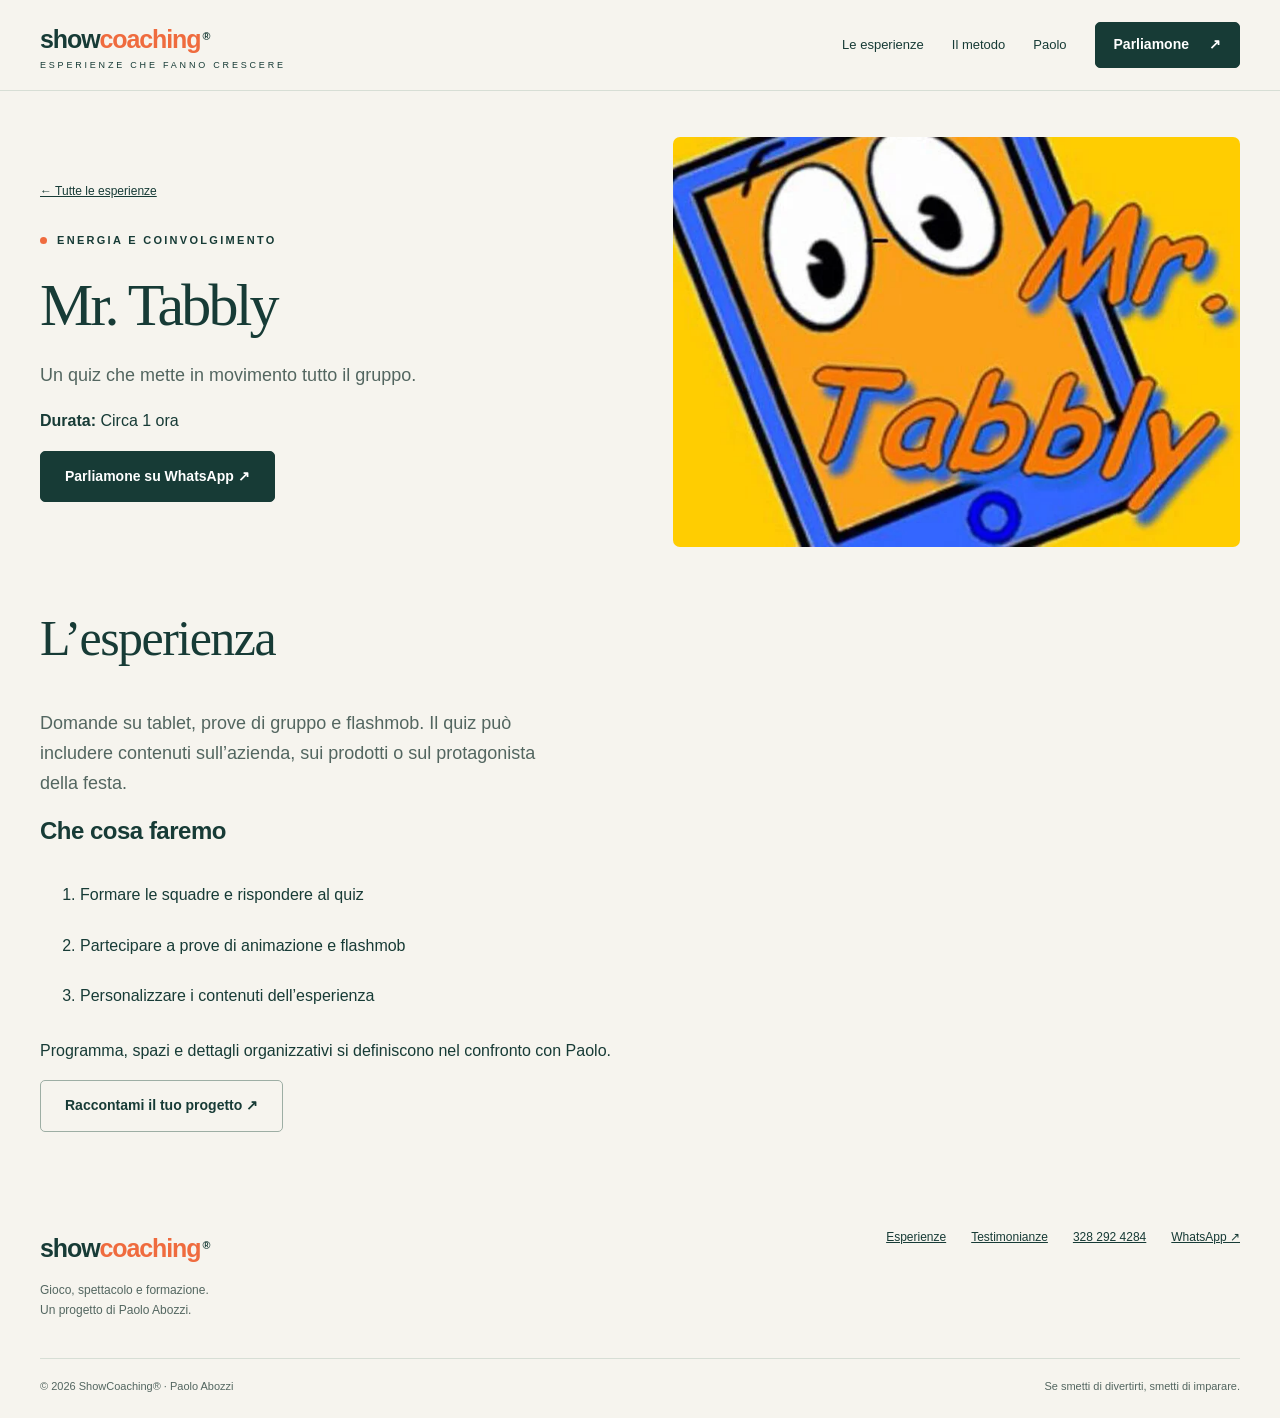
<file: mr-tabbly/index.html>
<!doctype html><html lang="it"><head><meta charset="utf-8"><meta name="viewport" content="width=device-width,initial-scale=1"><title>Mr. Tabbly | ShowCoaching®</title><meta name="description" content="Un quiz che mette in movimento tutto il gruppo."><meta name="robots" content="noindex,follow"><meta name="theme-color" content="#173b36"><meta property="og:title" content="Mr. Tabbly | ShowCoaching®"><meta property="og:description" content="Un quiz che mette in movimento tutto il gruppo."><link rel="icon" href="../assets/favicon.svg" type="image/svg+xml"><link rel="stylesheet" href="../style.css"><script src="../script.js" defer></script></head><body><a class="skip" href="#main">Vai al contenuto</a><header><div class="wrap nav"><a class="brand" href="../index.html" aria-label="ShowCoaching®, homepage">show<span>coaching</span><sup class="registered">®</sup><small>ESPERIENZE CHE FANNO CRESCERE</small></a><button class="menu-toggle" aria-expanded="false" aria-controls="navigation">Menu</button><nav id="navigation" class="links" aria-label="Navigazione principale"><a href="../index.html#esperienze">Le esperienze</a><a href="../index.html#metodo">Il metodo</a><a href="../chi-siamo/">Paolo</a><a class="button small" href="../index.html#contatti">Parliamone <span aria-hidden="true">↗</span></a></nav></div></header><main id="main"><div class="wrap"><div class="detail-hero"><div><div class="crumb"><a href="../index.html#esperienze">← Tutte le esperienze</a></div><div class="eyebrow">Energia e coinvolgimento</div><h1>Mr. Tabbly</h1><p class="lead">Un quiz che mette in movimento tutto il gruppo.</p><p><strong>Durata:</strong> Circa 1 ora</p><a class="button" href="https://wa.me/393282924284?text=Buongiorno%20Paolo%2C%20vorrei%20informazioni%20su%20Mr.%20Tabbly." target="_blank" rel="noopener noreferrer">Parliamone su WhatsApp ↗</a></div><img src="../assets/experience-04.webp" alt="Mr. Tabbly" width="1024" height="544"></div><div class="detail-body"><h2>L’esperienza</h2><p class="lead">Domande su tablet, prove di gruppo e flashmob. Il quiz può includere contenuti sull’azienda, sui prodotti o sul protagonista della festa.</p><h3>Che cosa faremo</h3><ol><li>Formare le squadre e rispondere al quiz</li><li>Partecipare a prove di animazione e flashmob</li><li>Personalizzare i contenuti dell’esperienza</li></ol><p>Programma, spazi e dettagli organizzativi si definiscono nel confronto con Paolo.</p><a class="button light" href="../index.html#contatti">Raccontami il tuo progetto ↗</a></div></div></main><footer><div class="wrap"><div class="footer-main"><div><a class="brand" href="../index.html">show<span>coaching</span><sup class="registered">®</sup></a><p>Gioco, spettacolo e formazione.<br>Un progetto di Paolo Abozzi.</p></div><div class="footer-links"><a href="../index.html#esperienze">Esperienze</a><a href="../testimonianze/">Testimonianze</a><a href="tel:+393282924284">328 292 4284</a><a href="https://wa.me/393282924284?text=Buongiorno%20Paolo%2C%20vorrei%20informazioni%20sulle%20esperienze%20ShowCoaching®." target="_blank" rel="noopener noreferrer">WhatsApp ↗</a></div></div><div class="footer-bottom"><span>© 2026 ShowCoaching® · Paolo Abozzi</span><span>Se smetti di divertirti, smetti di imparare.</span></div></div></footer><a class="button floating" href="https://wa.me/393282924284?text=Buongiorno%20Paolo%2C%20vorrei%20informazioni%20sulle%20esperienze%20ShowCoaching®." aria-label="Scrivi a Paolo su WhatsApp" target="_blank" rel="noopener noreferrer">Scrivi a Paolo ↗</a></body></html>
</file>
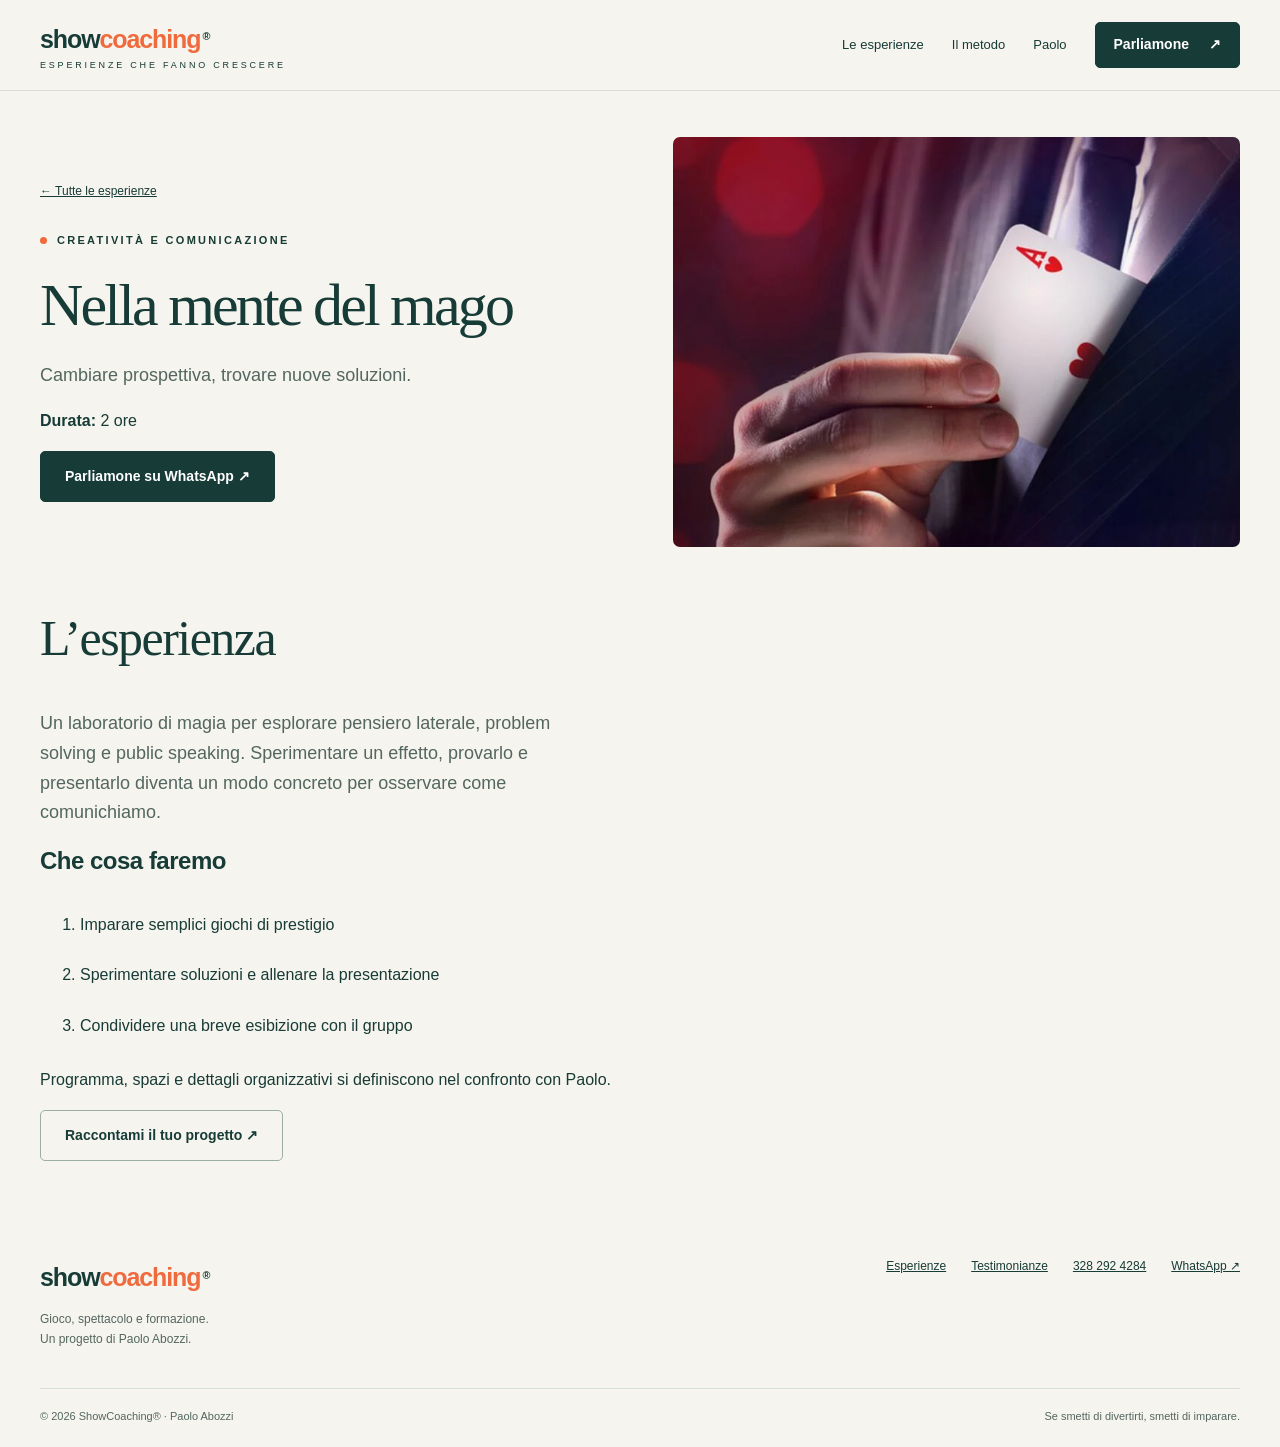
<file: nella-mente-del-mago/index.html>
<!doctype html><html lang="it"><head><meta charset="utf-8"><meta name="viewport" content="width=device-width,initial-scale=1"><title>Nella mente del mago | ShowCoaching®</title><meta name="description" content="Cambiare prospettiva, trovare nuove soluzioni."><meta name="robots" content="noindex,follow"><meta name="theme-color" content="#173b36"><meta property="og:title" content="Nella mente del mago | ShowCoaching®"><meta property="og:description" content="Cambiare prospettiva, trovare nuove soluzioni."><link rel="icon" href="../assets/favicon.svg" type="image/svg+xml"><link rel="stylesheet" href="../style.css"><script src="../script.js" defer></script></head><body><a class="skip" href="#main">Vai al contenuto</a><header><div class="wrap nav"><a class="brand" href="../index.html" aria-label="ShowCoaching®, homepage">show<span>coaching</span><sup class="registered">®</sup><small>ESPERIENZE CHE FANNO CRESCERE</small></a><button class="menu-toggle" aria-expanded="false" aria-controls="navigation">Menu</button><nav id="navigation" class="links" aria-label="Navigazione principale"><a href="../index.html#esperienze">Le esperienze</a><a href="../index.html#metodo">Il metodo</a><a href="../chi-siamo/">Paolo</a><a class="button small" href="../index.html#contatti">Parliamone <span aria-hidden="true">↗</span></a></nav></div></header><main id="main"><div class="wrap"><div class="detail-hero"><div><div class="crumb"><a href="../index.html#esperienze">← Tutte le esperienze</a></div><div class="eyebrow">Creatività e comunicazione</div><h1>Nella mente del mago</h1><p class="lead">Cambiare prospettiva, trovare nuove soluzioni.</p><p><strong>Durata:</strong> 2 ore</p><a class="button" href="https://wa.me/393282924284?text=Buongiorno%20Paolo%2C%20vorrei%20informazioni%20su%20Nella%20mente%20del%20mago." target="_blank" rel="noopener noreferrer">Parliamone su WhatsApp ↗</a></div><img src="../assets/experience-02.webp" alt="Nella mente del mago" width="1024" height="544"></div><div class="detail-body"><h2>L’esperienza</h2><p class="lead">Un laboratorio di magia per esplorare pensiero laterale, problem solving e public speaking. Sperimentare un effetto, provarlo e presentarlo diventa un modo concreto per osservare come comunichiamo.</p><h3>Che cosa faremo</h3><ol><li>Imparare semplici giochi di prestigio</li><li>Sperimentare soluzioni e allenare la presentazione</li><li>Condividere una breve esibizione con il gruppo</li></ol><p>Programma, spazi e dettagli organizzativi si definiscono nel confronto con Paolo.</p><a class="button light" href="../index.html#contatti">Raccontami il tuo progetto ↗</a></div></div></main><footer><div class="wrap"><div class="footer-main"><div><a class="brand" href="../index.html">show<span>coaching</span><sup class="registered">®</sup></a><p>Gioco, spettacolo e formazione.<br>Un progetto di Paolo Abozzi.</p></div><div class="footer-links"><a href="../index.html#esperienze">Esperienze</a><a href="../testimonianze/">Testimonianze</a><a href="tel:+393282924284">328 292 4284</a><a href="https://wa.me/393282924284?text=Buongiorno%20Paolo%2C%20vorrei%20informazioni%20sulle%20esperienze%20ShowCoaching®." target="_blank" rel="noopener noreferrer">WhatsApp ↗</a></div></div><div class="footer-bottom"><span>© 2026 ShowCoaching® · Paolo Abozzi</span><span>Se smetti di divertirti, smetti di imparare.</span></div></div></footer><a class="button floating" href="https://wa.me/393282924284?text=Buongiorno%20Paolo%2C%20vorrei%20informazioni%20sulle%20esperienze%20ShowCoaching®." aria-label="Scrivi a Paolo su WhatsApp" target="_blank" rel="noopener noreferrer">Scrivi a Paolo ↗</a></body></html>
</file>
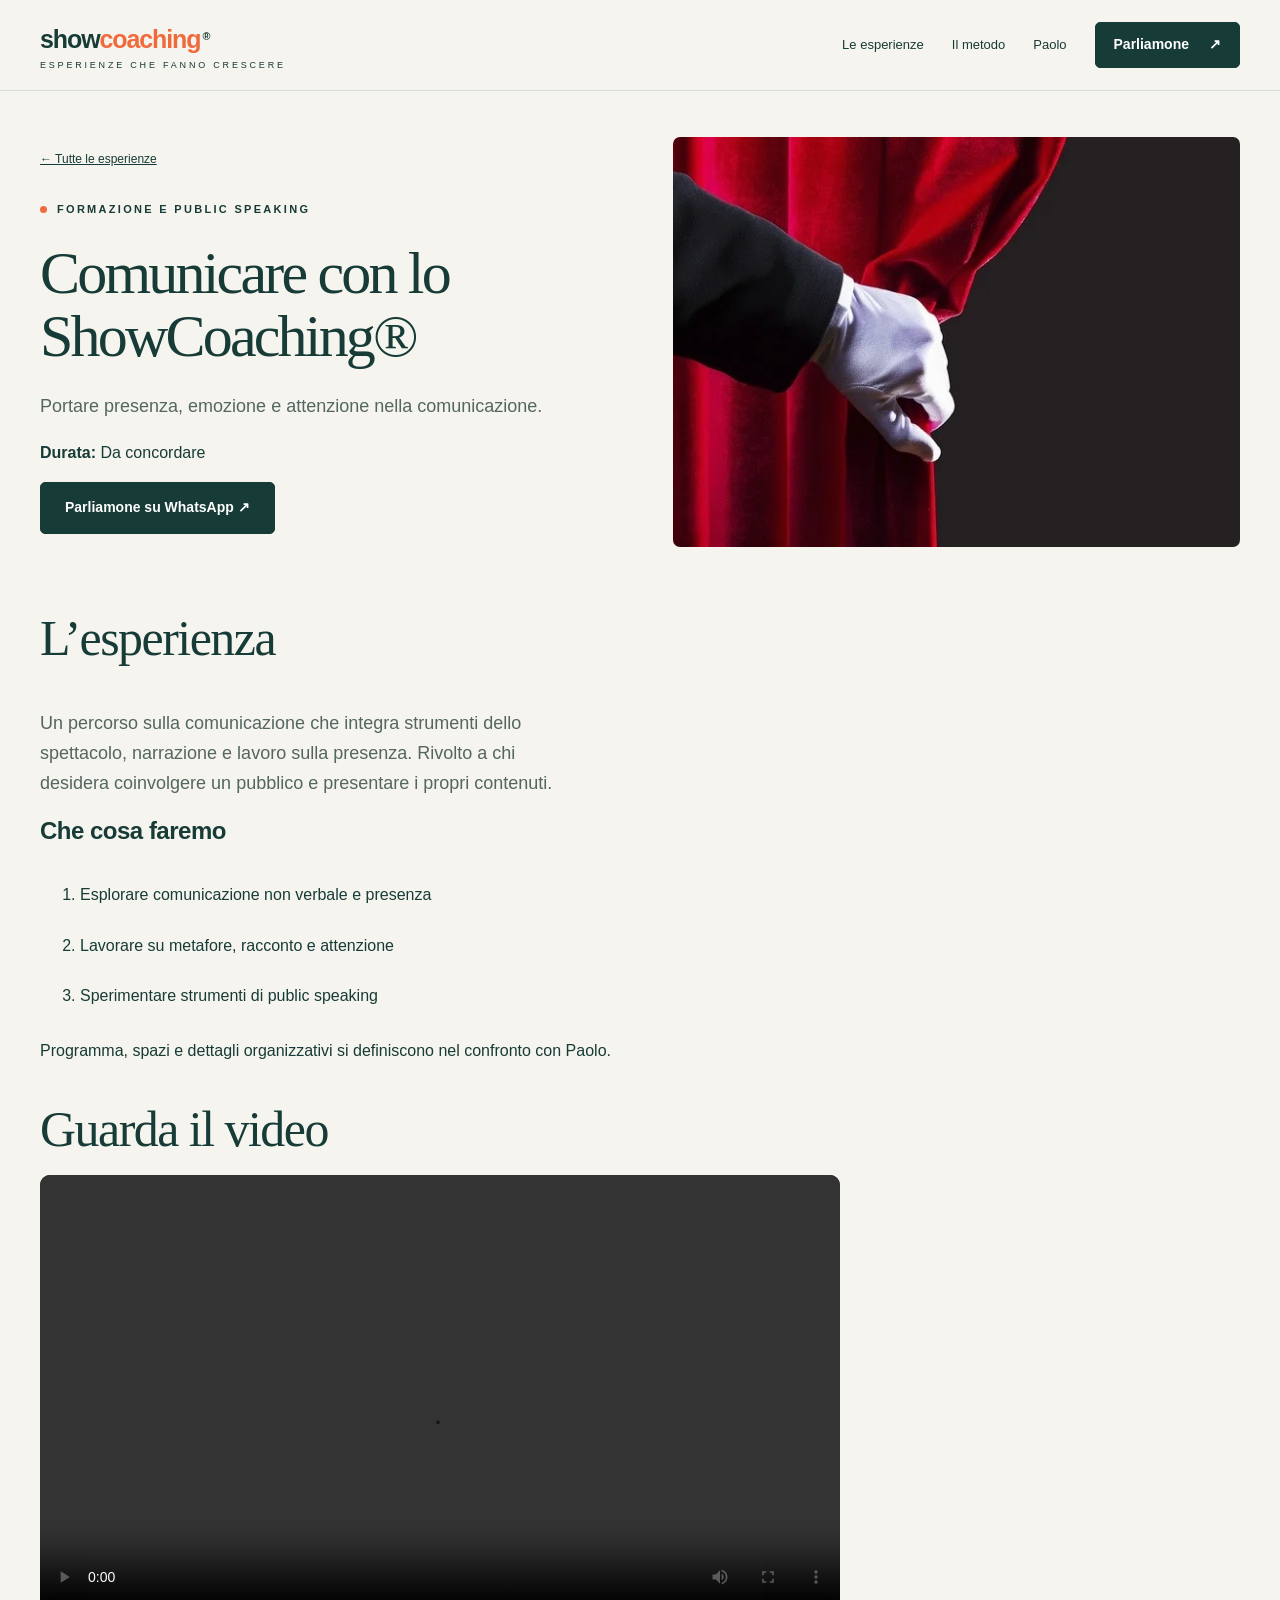
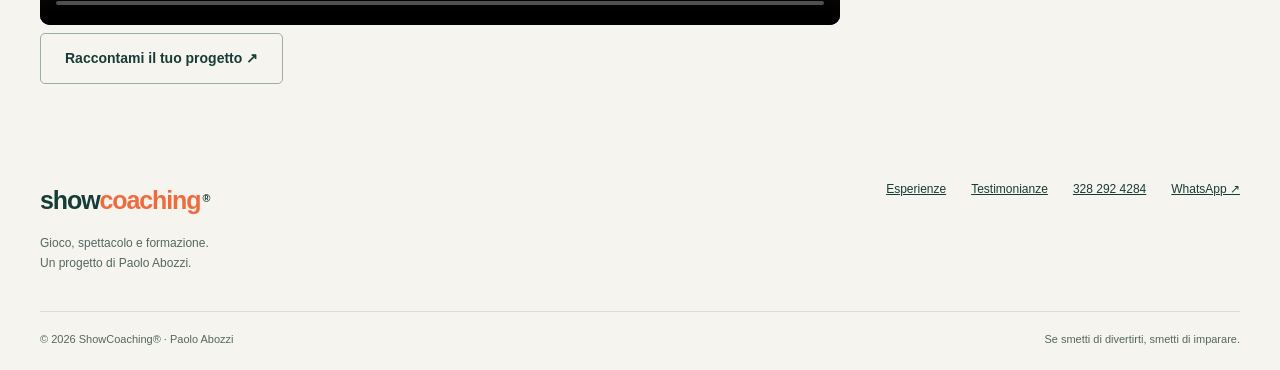
<file: showcoaching/index.html>
<!doctype html><html lang="it"><head><meta charset="utf-8"><meta name="viewport" content="width=device-width,initial-scale=1"><title>Comunicare con lo ShowCoaching® | ShowCoaching®</title><meta name="description" content="Portare presenza, emozione e attenzione nella comunicazione."><meta name="robots" content="noindex,follow"><meta name="theme-color" content="#173b36"><meta property="og:title" content="Comunicare con lo ShowCoaching® | ShowCoaching®"><meta property="og:description" content="Portare presenza, emozione e attenzione nella comunicazione."><link rel="icon" href="../assets/favicon.svg" type="image/svg+xml"><link rel="stylesheet" href="../style.css"><script src="../script.js" defer></script></head><body><a class="skip" href="#main">Vai al contenuto</a><header><div class="wrap nav"><a class="brand" href="../index.html" aria-label="ShowCoaching®, homepage">show<span>coaching</span><sup class="registered">®</sup><small>ESPERIENZE CHE FANNO CRESCERE</small></a><button class="menu-toggle" aria-expanded="false" aria-controls="navigation">Menu</button><nav id="navigation" class="links" aria-label="Navigazione principale"><a href="../index.html#esperienze">Le esperienze</a><a href="../index.html#metodo">Il metodo</a><a href="../chi-siamo/">Paolo</a><a class="button small" href="../index.html#contatti">Parliamone <span aria-hidden="true">↗</span></a></nav></div></header><main id="main"><div class="wrap"><div class="detail-hero"><div><div class="crumb"><a href="../index.html#esperienze">← Tutte le esperienze</a></div><div class="eyebrow">Formazione e public speaking</div><h1>Comunicare con lo ShowCoaching®</h1><p class="lead">Portare presenza, emozione e attenzione nella comunicazione.</p><p><strong>Durata:</strong> Da concordare</p><a class="button" href="https://wa.me/393282924284?text=Buongiorno%20Paolo%2C%20vorrei%20informazioni%20su%20Comunicare%20con%20lo%20ShowCoaching®." target="_blank" rel="noopener noreferrer">Parliamone su WhatsApp ↗</a></div><img src="../assets/experience-06.webp" alt="Comunicare con lo ShowCoaching®" width="1024" height="544"></div><div class="detail-body"><h2>L’esperienza</h2><p class="lead">Un percorso sulla comunicazione che integra strumenti dello spettacolo, narrazione e lavoro sulla presenza. Rivolto a chi desidera coinvolgere un pubblico e presentare i propri contenuti.</p><h3>Che cosa faremo</h3><ol><li>Esplorare comunicazione non verbale e presenza</li><li>Lavorare su metafore, racconto e attenzione</li><li>Sperimentare strumenti di public speaking</li></ol><p>Programma, spazi e dettagli organizzativi si definiscono nel confronto con Paolo.</p><section class="detail-video" aria-label="Video Comunicare con lo ShowCoaching"><h2>Guarda il video</h2><video controls playsinline preload="metadata" width="1280" height="720"><source src="../assets/showcoaching.mp4" type="video/mp4">Il browser non supporta la riproduzione del video.</video></section><a class="button light" href="../index.html#contatti">Raccontami il tuo progetto ↗</a></div></div></main><footer><div class="wrap"><div class="footer-main"><div><a class="brand" href="../index.html">show<span>coaching</span><sup class="registered">®</sup></a><p>Gioco, spettacolo e formazione.<br>Un progetto di Paolo Abozzi.</p></div><div class="footer-links"><a href="../index.html#esperienze">Esperienze</a><a href="../testimonianze/">Testimonianze</a><a href="tel:+393282924284">328 292 4284</a><a href="https://wa.me/393282924284?text=Buongiorno%20Paolo%2C%20vorrei%20informazioni%20sulle%20esperienze%20ShowCoaching®." target="_blank" rel="noopener noreferrer">WhatsApp ↗</a></div></div><div class="footer-bottom"><span>© 2026 ShowCoaching® · Paolo Abozzi</span><span>Se smetti di divertirti, smetti di imparare.</span></div></div></footer><a class="button floating" href="https://wa.me/393282924284?text=Buongiorno%20Paolo%2C%20vorrei%20informazioni%20sulle%20esperienze%20ShowCoaching®." aria-label="Scrivi a Paolo su WhatsApp" target="_blank" rel="noopener noreferrer">Scrivi a Paolo ↗</a></body></html>
</file>
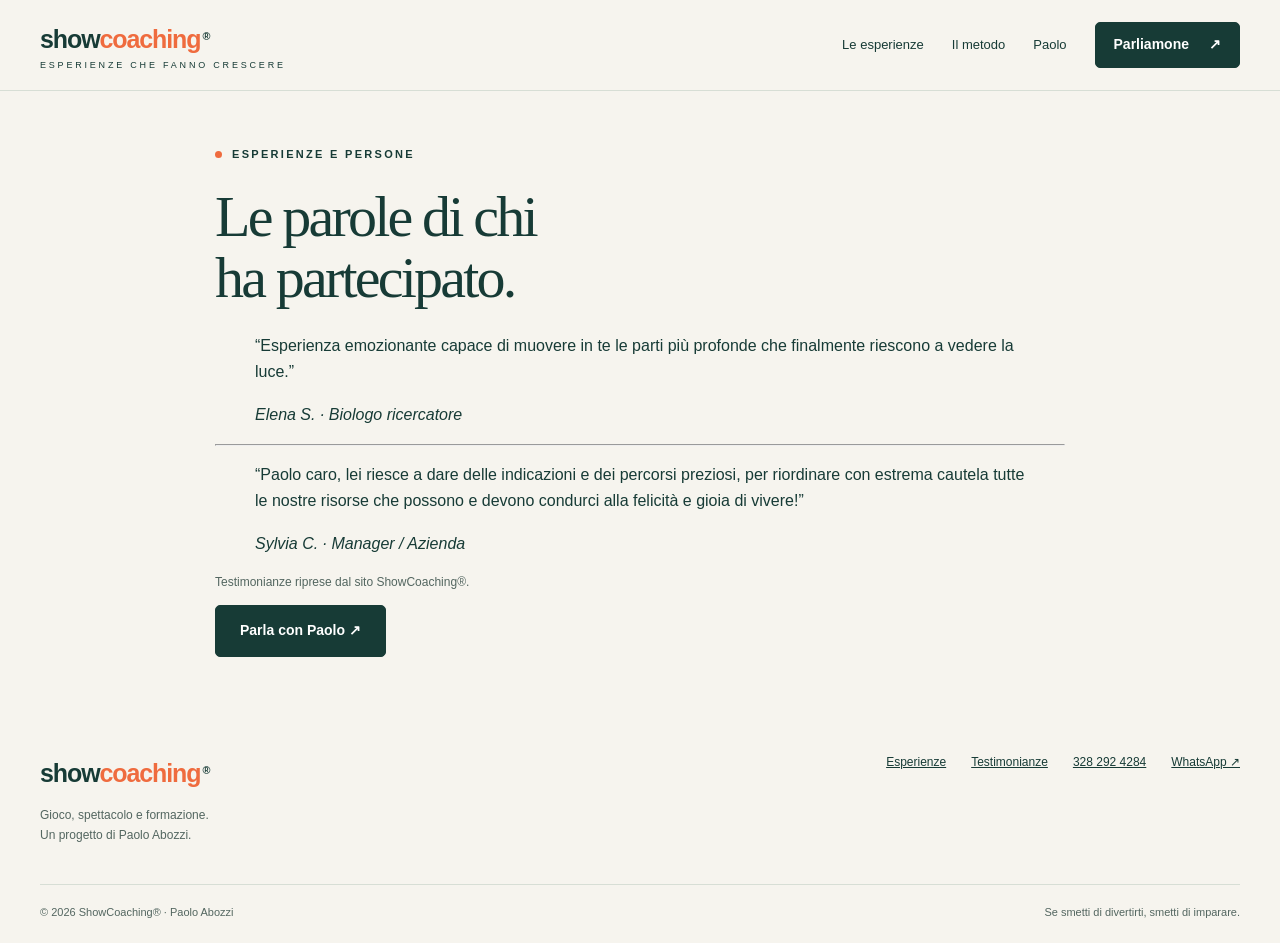
<file: testimonianze/index.html>
<!doctype html><html lang="it"><head><meta charset="utf-8"><meta name="viewport" content="width=device-width,initial-scale=1"><title>Testimonianze | ShowCoaching®</title><meta name="description" content="Le parole di chi ha incontrato Paolo e partecipato alle sue esperienze."><meta name="robots" content="noindex,follow"><meta name="theme-color" content="#173b36"><meta property="og:title" content="Testimonianze | ShowCoaching®"><meta property="og:description" content="Le parole di chi ha incontrato Paolo e partecipato alle sue esperienze."><link rel="icon" href="../assets/favicon.svg" type="image/svg+xml"><link rel="stylesheet" href="../style.css"><script src="../script.js" defer></script></head><body><a class="skip" href="#main">Vai al contenuto</a><header><div class="wrap nav"><a class="brand" href="../index.html" aria-label="ShowCoaching®, homepage">show<span>coaching</span><sup class="registered">®</sup><small>ESPERIENZE CHE FANNO CRESCERE</small></a><button class="menu-toggle" aria-expanded="false" aria-controls="navigation">Menu</button><nav id="navigation" class="links" aria-label="Navigazione principale"><a href="../index.html#esperienze">Le esperienze</a><a href="../index.html#metodo">Il metodo</a><a href="../chi-siamo/">Paolo</a><a class="button small" href="../index.html#contatti">Parliamone <span aria-hidden="true">↗</span></a></nav></div></header><main id="main"><div class="wrap simple"><div class="eyebrow">Esperienze e persone</div><h1>Le parole di chi<br>ha partecipato.</h1><blockquote><p>“Esperienza emozionante capace di muovere in te le parti più profonde che finalmente riescono a vedere la luce.”</p><cite>Elena S. · Biologo ricercatore</cite></blockquote><hr><blockquote><p>“Paolo caro, lei riesce a dare delle indicazioni e dei percorsi preziosi, per riordinare con estrema cautela tutte le nostre risorse che possono e devono condurci alla felicità e gioia di vivere!”</p><cite>Sylvia C. · Manager / Azienda</cite></blockquote><p class="micro">Testimonianze riprese dal sito ShowCoaching®.</p><a class="button" href="../index.html#contatti">Parla con Paolo ↗</a></div></main><footer><div class="wrap"><div class="footer-main"><div><a class="brand" href="../index.html">show<span>coaching</span><sup class="registered">®</sup></a><p>Gioco, spettacolo e formazione.<br>Un progetto di Paolo Abozzi.</p></div><div class="footer-links"><a href="../index.html#esperienze">Esperienze</a><a href="../testimonianze/">Testimonianze</a><a href="tel:+393282924284">328 292 4284</a><a href="https://wa.me/393282924284?text=Buongiorno%20Paolo%2C%20vorrei%20informazioni%20sulle%20esperienze%20ShowCoaching®." target="_blank" rel="noopener noreferrer">WhatsApp ↗</a></div></div><div class="footer-bottom"><span>© 2026 ShowCoaching® · Paolo Abozzi</span><span>Se smetti di divertirti, smetti di imparare.</span></div></div></footer><a class="button floating" href="https://wa.me/393282924284?text=Buongiorno%20Paolo%2C%20vorrei%20informazioni%20sulle%20esperienze%20ShowCoaching®." aria-label="Scrivi a Paolo su WhatsApp" target="_blank" rel="noopener noreferrer">Scrivi a Paolo ↗</a></body></html>
</file>
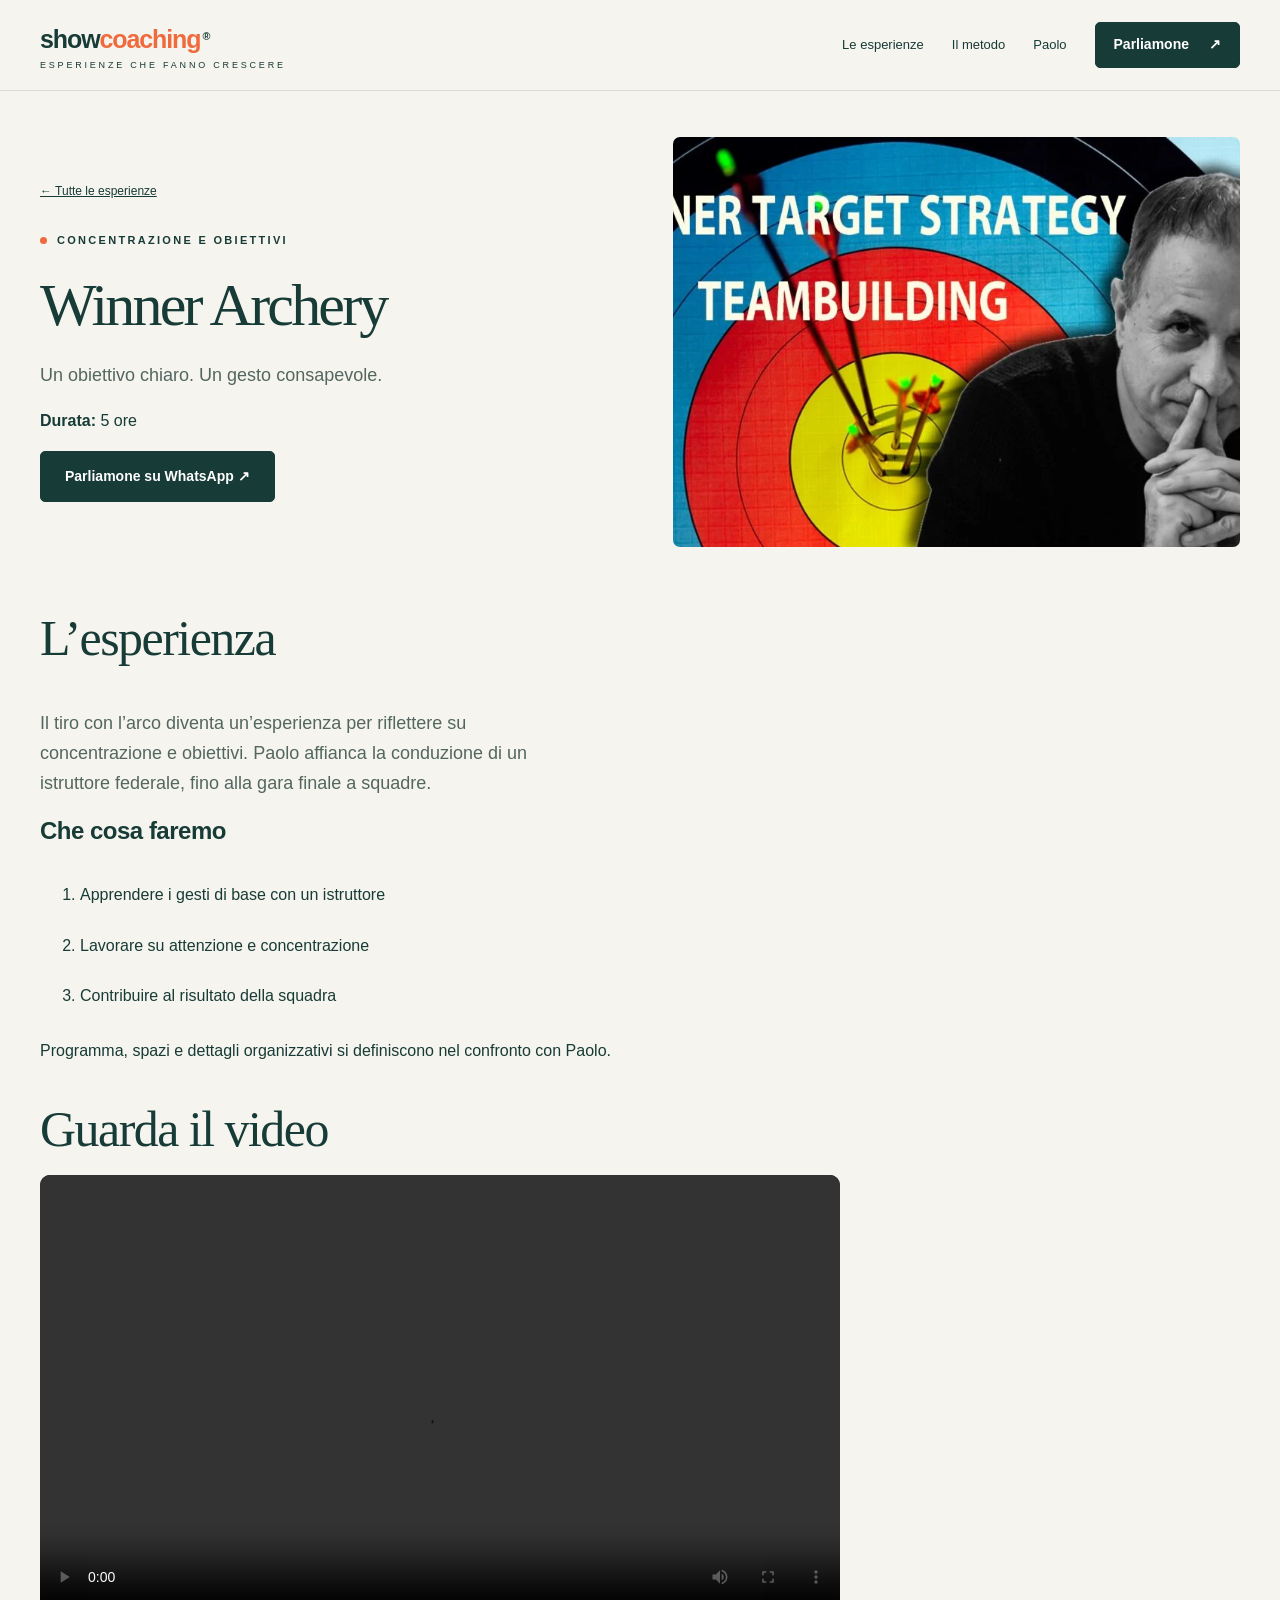
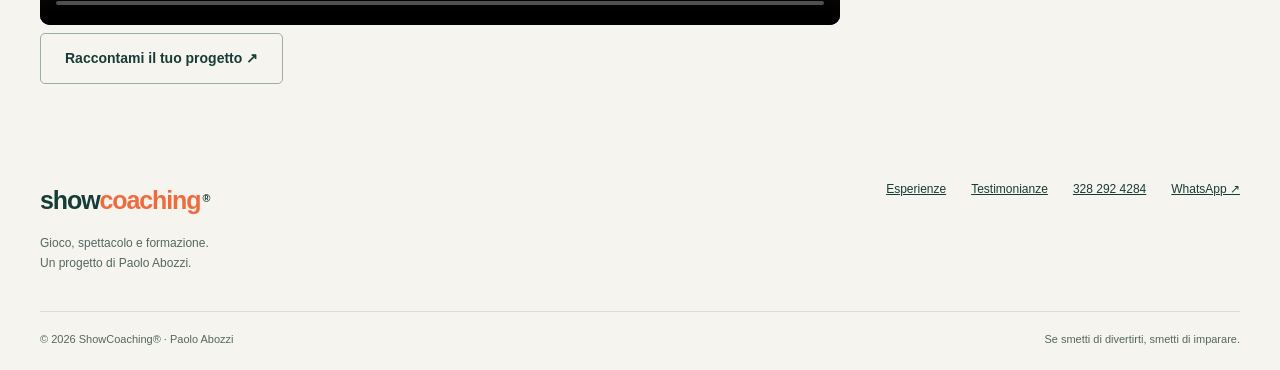
<file: winner-archery/index.html>
<!doctype html><html lang="it"><head><meta charset="utf-8"><meta name="viewport" content="width=device-width,initial-scale=1"><title>Winner Archery | ShowCoaching®</title><meta name="description" content="Un obiettivo chiaro. Un gesto consapevole."><meta name="robots" content="noindex,follow"><meta name="theme-color" content="#173b36"><meta property="og:title" content="Winner Archery | ShowCoaching®"><meta property="og:description" content="Un obiettivo chiaro. Un gesto consapevole."><link rel="icon" href="../assets/favicon.svg" type="image/svg+xml"><link rel="stylesheet" href="../style.css"><script src="../script.js" defer></script></head><body><a class="skip" href="#main">Vai al contenuto</a><header><div class="wrap nav"><a class="brand" href="../index.html" aria-label="ShowCoaching®, homepage">show<span>coaching</span><sup class="registered">®</sup><small>ESPERIENZE CHE FANNO CRESCERE</small></a><button class="menu-toggle" aria-expanded="false" aria-controls="navigation">Menu</button><nav id="navigation" class="links" aria-label="Navigazione principale"><a href="../index.html#esperienze">Le esperienze</a><a href="../index.html#metodo">Il metodo</a><a href="../chi-siamo/">Paolo</a><a class="button small" href="../index.html#contatti">Parliamone <span aria-hidden="true">↗</span></a></nav></div></header><main id="main"><div class="wrap"><div class="detail-hero"><div><div class="crumb"><a href="../index.html#esperienze">← Tutte le esperienze</a></div><div class="eyebrow">Concentrazione e obiettivi</div><h1>Winner Archery</h1><p class="lead">Un obiettivo chiaro. Un gesto consapevole.</p><p><strong>Durata:</strong> 5 ore</p><a class="button" href="https://wa.me/393282924284?text=Buongiorno%20Paolo%2C%20vorrei%20informazioni%20su%20Winner%20Archery." target="_blank" rel="noopener noreferrer">Parliamone su WhatsApp ↗</a></div><img src="../assets/experience-01.webp" alt="Winner Archery" width="1024" height="544"></div><div class="detail-body"><h2>L’esperienza</h2><p class="lead">Il tiro con l’arco diventa un’esperienza per riflettere su concentrazione e obiettivi. Paolo affianca la conduzione di un istruttore federale, fino alla gara finale a squadre.</p><h3>Che cosa faremo</h3><ol><li>Apprendere i gesti di base con un istruttore</li><li>Lavorare su attenzione e concentrazione</li><li>Contribuire al risultato della squadra</li></ol><p>Programma, spazi e dettagli organizzativi si definiscono nel confronto con Paolo.</p><section class="detail-video" aria-label="Video Winner Archery"><h2>Guarda il video</h2><video controls playsinline preload="metadata" width="1280" height="720"><source src="../assets/sport.mp4" type="video/mp4">Il browser non supporta la riproduzione del video.</video></section><a class="button light" href="../index.html#contatti">Raccontami il tuo progetto ↗</a></div></div></main><footer><div class="wrap"><div class="footer-main"><div><a class="brand" href="../index.html">show<span>coaching</span><sup class="registered">®</sup></a><p>Gioco, spettacolo e formazione.<br>Un progetto di Paolo Abozzi.</p></div><div class="footer-links"><a href="../index.html#esperienze">Esperienze</a><a href="../testimonianze/">Testimonianze</a><a href="tel:+393282924284">328 292 4284</a><a href="https://wa.me/393282924284?text=Buongiorno%20Paolo%2C%20vorrei%20informazioni%20sulle%20esperienze%20ShowCoaching®." target="_blank" rel="noopener noreferrer">WhatsApp ↗</a></div></div><div class="footer-bottom"><span>© 2026 ShowCoaching® · Paolo Abozzi</span><span>Se smetti di divertirti, smetti di imparare.</span></div></div></footer><a class="button floating" href="https://wa.me/393282924284?text=Buongiorno%20Paolo%2C%20vorrei%20informazioni%20sulle%20esperienze%20ShowCoaching®." aria-label="Scrivi a Paolo su WhatsApp" target="_blank" rel="noopener noreferrer">Scrivi a Paolo ↗</a></body></html>
</file>
<file: style.css>
:root{--paper:#f6f4ee;--ink:#173b36;--muted:#536660;--orange:#ef6b3e;--line:#d7ded5;--white:#fff;--serif:Georgia,'Times New Roman',serif}*{box-sizing:border-box}html{scroll-behavior:smooth;scroll-padding-top:105px}body{margin:0;background:var(--paper);color:var(--ink);font-family:Arial,Helvetica,sans-serif;font-size:16px;line-height:1.65}a{color:inherit}button,input,select,textarea{font:inherit}button,a,input,select,textarea{-webkit-tap-highlight-color:transparent}a:focus-visible,button:focus-visible,input:focus-visible,select:focus-visible,textarea:focus-visible{outline:3px solid var(--orange);outline-offset:5px}.skip{position:fixed;left:15px;top:-80px;background:white;padding:10px;z-index:100}.skip:focus{top:10px}.wrap{width:min(1200px,calc(100% - 72px));margin:auto}header{background:rgba(246,244,238,.97);border-bottom:1px solid var(--line);position:sticky;top:0;z-index:20}.nav{height:90px;display:flex;align-items:center;justify-content:space-between;gap:30px}.brand{text-decoration:none;font-size:25px;font-weight:800;letter-spacing:-1.1px;white-space:nowrap}.brand span{color:var(--orange)}.brand small{display:block;font-size:9px;letter-spacing:2.8px;font-weight:400;line-height:1.3}.links{display:flex;align-items:center;gap:28px;font-size:13px}.links a{text-decoration:none}.links a:hover{text-decoration:underline;text-underline-offset:6px}.button{display:inline-flex;align-items:center;justify-content:center;gap:20px;padding:15px 24px;background:var(--ink);color:white;border:1px solid var(--ink);border-radius:5px;text-decoration:none;font-size:14px;font-weight:600;cursor:pointer;line-height:1.4}.button:hover{background:#29564d}.button.light{background:transparent;color:var(--ink);border-color:#9daea4}.button.orange{background:var(--orange);border-color:var(--orange);color:#142f2a}.button.small{padding:12px 18px}.eyebrow{font-size:11px;text-transform:uppercase;letter-spacing:2.3px;font-weight:700;display:flex;align-items:center;gap:10px}.eyebrow:before{content:'';height:7px;width:7px;background:var(--orange);border-radius:50%}.hero{display:grid;grid-template-columns:1fr 1fr;gap:65px;align-items:center;padding:60px 0 62px}h1,h2,h3,p{margin-top:0}h1{font-family:var(--serif);font-size:clamp(46px,5.3vw,76px);line-height:1.05;letter-spacing:-2.8px;font-weight:400;margin:24px 0}h1 em,h2 em{color:#b84d29;font-weight:400}h2{font-family:var(--serif);font-size:clamp(34px,3.9vw,50px);font-weight:400;line-height:1.14;letter-spacing:-1.5px}h3{line-height:1.25;letter-spacing:-.5px;font-size:24px}.lead{font-size:18px;color:var(--muted);max-width:520px}.actions{display:flex;gap:14px;flex-wrap:wrap;margin:30px 0 19px}.micro{font-size:12px;color:var(--muted)}.hero-art{position:relative;min-height:510px;padding:0 0 45px 20px}.hero-main{width:100%;height:450px;object-fit:cover;object-position:58% center;border-radius:130px 8px 8px 8px}.hero-bottom{position:absolute;width:47%;height:190px;object-fit:cover;bottom:0;right:-15px;border:8px solid var(--paper);border-radius:10px}.hero-note{position:absolute;left:0;bottom:30px;max-width:235px;padding:24px;background:var(--ink);color:white;font-family:var(--serif);font-size:23px;line-height:1.25;transform:rotate(-3deg);border-radius:6px}.hero-note small{display:block;font:10px Arial;letter-spacing:1.8px;margin-top:13px;text-transform:uppercase}.trust{border-top:1px solid var(--line);border-bottom:1px solid var(--line);padding:18px 0}.trust-inner{display:flex;align-items:center;justify-content:space-between;gap:40px}.trust p{font-size:12px;margin:0;max-width:130px}.logos{display:flex;align-items:center;gap:45px;flex-wrap:wrap}.logos img{max-width:95px;height:36px;object-fit:contain;mix-blend-mode:multiply;filter:grayscale(1)}section.section{padding:64px 0}.section-title{display:flex;justify-content:space-between;align-items:end;gap:50px;margin-bottom:28px}.section-title h2{margin:12px 0 0}.section-title p{max-width:330px;color:var(--muted);margin:0}.filters{display:flex;gap:9px;flex-wrap:wrap;margin:0 0 30px}.filter{background:transparent;border:1px solid #aabbb0;padding:9px 20px;border-radius:40px;font-size:13px;color:var(--ink);cursor:pointer}.filter[aria-pressed=true]{background:var(--ink);color:white;border-color:var(--ink)}.grid{display:grid;grid-template-columns:repeat(3,1fr);gap:28px}.card{background:#fff;border-radius:7px;overflow:hidden;border:1px solid #e2e5de;transition:transform .2s}.card:hover{transform:translateY(-4px)}.card[hidden]{display:none}.card a{display:block;text-decoration:none;height:100%}.card img{width:100%;height:210px;object-fit:cover}.card-copy{padding:24px}.tag{color:#a64222;text-transform:uppercase;font-size:10px;font-weight:700;letter-spacing:1.35px}.card h3{margin:11px 0 12px}.card p{color:var(--muted);font-size:14px;min-height:46px}.card-end{display:flex;align-items:center;justify-content:space-between;padding-top:17px;border-top:1px solid #e6e9e2;font-size:12px}.arrow{font-size:23px}.method{background:var(--ink);color:var(--paper)}.method .eyebrow{color:#d9e4d5}.method h2 em{color:#ffb18e}.method-layout{display:grid;grid-template-columns:1fr 1fr;gap:85px}.method p{color:#d2dfd6}.steps{list-style:none;padding:0;margin:0}.steps li{border-top:1px solid #537169;padding:22px 0;display:grid;grid-template-columns:45px 1fr;gap:20px}.steps li:last-child{border-bottom:1px solid #537169}.steps .number{color:#f9a785;font-family:var(--serif);font-size:25px}.steps h3{font-size:19px;margin:0 0 6px}.steps p{font-size:14px;margin:0}.about{display:grid;grid-template-columns:.85fr 1.15fr;gap:90px;align-items:center}.portrait{position:relative}.portrait img{width:100%;height:430px;object-fit:cover;border-radius:6px 100px 6px 6px}.portrait-label{position:absolute;bottom:24px;left:24px;right:24px;background:var(--paper);padding:14px 20px;font-size:12px}.about p{color:var(--muted)}.about .signature{font:italic 27px var(--serif);color:var(--ink)}.quote-band{background:#ebece4;padding:42px 0;text-align:center}.quote-band blockquote{font:30px/1.4 var(--serif);max-width:790px;margin:0 auto 15px}.quote-band cite{font-style:normal;font-size:12px}.faq-layout{display:grid;grid-template-columns:.8fr 1.2fr;gap:70px}details{border-bottom:1px solid var(--line);padding:20px 0}summary{cursor:pointer;font-weight:600;list-style:none;display:flex;justify-content:space-between;gap:20px}summary:after{content:'+';font-size:24px;font-weight:400}details[open] summary:after{content:'−'}details p{color:var(--muted);font-size:15px;margin:14px 0 0}.contact{background:#edb898;padding:52px;border-radius:8px;display:grid;grid-template-columns:1fr 1fr;gap:70px}.contact h2{font-size:49px}.contact p{color:#344c40}.contact form{display:grid;grid-template-columns:1fr 1fr;gap:16px}.field{display:flex;flex-direction:column;gap:6px;font-size:12px}.field.full,.form-end{grid-column:1/-1}input,select,textarea{width:100%;border:1px solid #9c8e7e;background:#fff9f2;padding:12px;border-radius:4px;color:var(--ink);font-size:14px}textarea{resize:vertical;min-height:90px}.form-end p{font-size:11px;margin:10px 0 0}footer{padding:42px 0 22px}.footer-main{display:flex;justify-content:space-between;align-items:start;gap:30px}.footer-main p{font-size:12px;margin-top:12px;color:var(--muted)}.footer-links{display:flex;gap:25px;flex-wrap:wrap;font-size:12px}.footer-bottom{border-top:1px solid var(--line);margin-top:26px;padding-top:18px;font-size:11px;color:var(--muted);display:flex;justify-content:space-between;gap:20px}.menu-toggle{display:none}.detail-hero{display:grid;grid-template-columns:1fr 1fr;gap:65px;align-items:center;padding:46px 0}.detail-hero h1{font-size:60px}.detail-hero img{width:100%;height:410px;object-fit:cover;border-radius:7px}.crumb{font-size:12px;margin-bottom:30px}.detail-body{max-width:800px;padding:18px 0 54px}.detail-body li{padding:12px 0}.count{font-size:12px;color:var(--muted);margin-bottom:16px}.floating{display:none}.simple{max-width:850px;margin:auto;padding:54px 0}.simple h1{font-size:58px}
@media(min-width:1450px){.hero{padding-top:72px;padding-bottom:72px}}@media(max-width:1000px){.links{gap:16px}.hero{gap:30px}.hero-art{min-height:440px}.hero-main{height:380px}.hero-bottom{right:0}.hero-note{font-size:20px;max-width:210px}.logos{gap:23px}.grid{gap:18px}.card img{height:175px}.about{gap:40px}.contact{gap:30px;padding:40px}.method-layout{gap:40px}.detail-hero h1{font-size:48px}}@media(max-width:760px){.wrap{width:calc(100% - 36px)}.nav{height:76px}.brand{font-size:23px}.menu-toggle{display:block;background:none;border:1px solid #9aafa4;padding:8px 12px;border-radius:4px;color:var(--ink);font-size:13px}.links{display:none;position:absolute;top:76px;left:0;right:0;padding:22px;background:var(--paper);border-bottom:1px solid var(--line);flex-direction:column;align-items:stretch;gap:20px}.links.open{display:flex}.hero{grid-template-columns:1fr;padding:38px 0 50px;gap:28px}.hero h1{font-size:55px;max-width:500px}.hero .lead{font-size:17px}.hero-art{min-height:385px;padding-left:0}.hero-main{height:335px;border-top-left-radius:85px}.hero-bottom{height:155px;width:44%}.hero-note{bottom:10px;left:10px;max-width:200px}.trust-inner{display:block}.trust p{max-width:none;margin-bottom:20px}.logos{justify-content:space-between;gap:18px}.logos img{max-width:65px;height:28px}.section-title{display:block}.section-title p{margin-top:20px;max-width:none}.grid{grid-template-columns:repeat(2,1fr)}.card img{height:160px}.card-copy{padding:18px}.card h3{font-size:21px}.card p{min-height:70px}.method-layout,.about,.faq-layout,.contact,.detail-hero{grid-template-columns:1fr;gap:30px}section.section{padding:55px 0}.portrait img{height:360px;object-position:center 30%}.about{gap:35px}.quote-band blockquote{font-size:25px}.contact{padding:28px 22px}.contact h2{font-size:40px}.contact form{gap:12px}.footer-main{display:block}.footer-links{margin-top:20px}.footer-bottom{display:block;padding-bottom:40px}.detail-hero{padding:35px 0}.detail-hero h1{font-size:48px}.detail-hero img{height:285px}.floating{display:block;position:fixed;right:17px;bottom:16px;z-index:10;box-shadow:0 4px 18px #173b3633}.simple h1{font-size:44px}}@media(max-width:450px){.grid{grid-template-columns:1fr}.card img{height:210px}.card p{min-height:0}.hero h1{font-size:49px}.actions .button{width:100%}.contact form{grid-template-columns:1fr}.field{grid-column:1/-1}.logos img{max-width:53px}.hero-note{max-width:180px;font-size:19px}}@media(prefers-reduced-motion:reduce){html{scroll-behavior:auto}*{transition:none!important}}

/* Foto CoachParty fornita da Paolo: mantieni inquadratura completa. */
.hero-main{height:auto;aspect-ratio:1600/1066;object-fit:contain;border-radius:8px}.hero-art{min-height:0;padding-bottom:105px}.hero-bottom{height:150px}.hero-note{bottom:5px}

.gallery-grid{display:grid;grid-template-columns:repeat(2,minmax(0,1fr));gap:28px}.gallery-grid figure{margin:0}.gallery-grid img{width:100%;height:auto;display:block;border-radius:8px}.gallery-grid figcaption{font-size:13px;color:var(--muted);padding:10px 0}.coach-gallery{padding-top:20px!important}@media(max-width:650px){.gallery-grid{grid-template-columns:1fr;gap:24px}}

.brand .registered{font-size:.43em;position:relative;top:-.7em;vertical-align:baseline;letter-spacing:0;margin-left:2px;color:var(--ink)}

/* Video orizzontali nelle pagine delle esperienze. */
.detail-video{margin:38px 0 8px}.detail-video h2{margin:0 0 16px}.detail-video video{display:block;width:100%;height:auto;aspect-ratio:16/9;object-fit:contain;background:#111;border-radius:10px}
</file>
